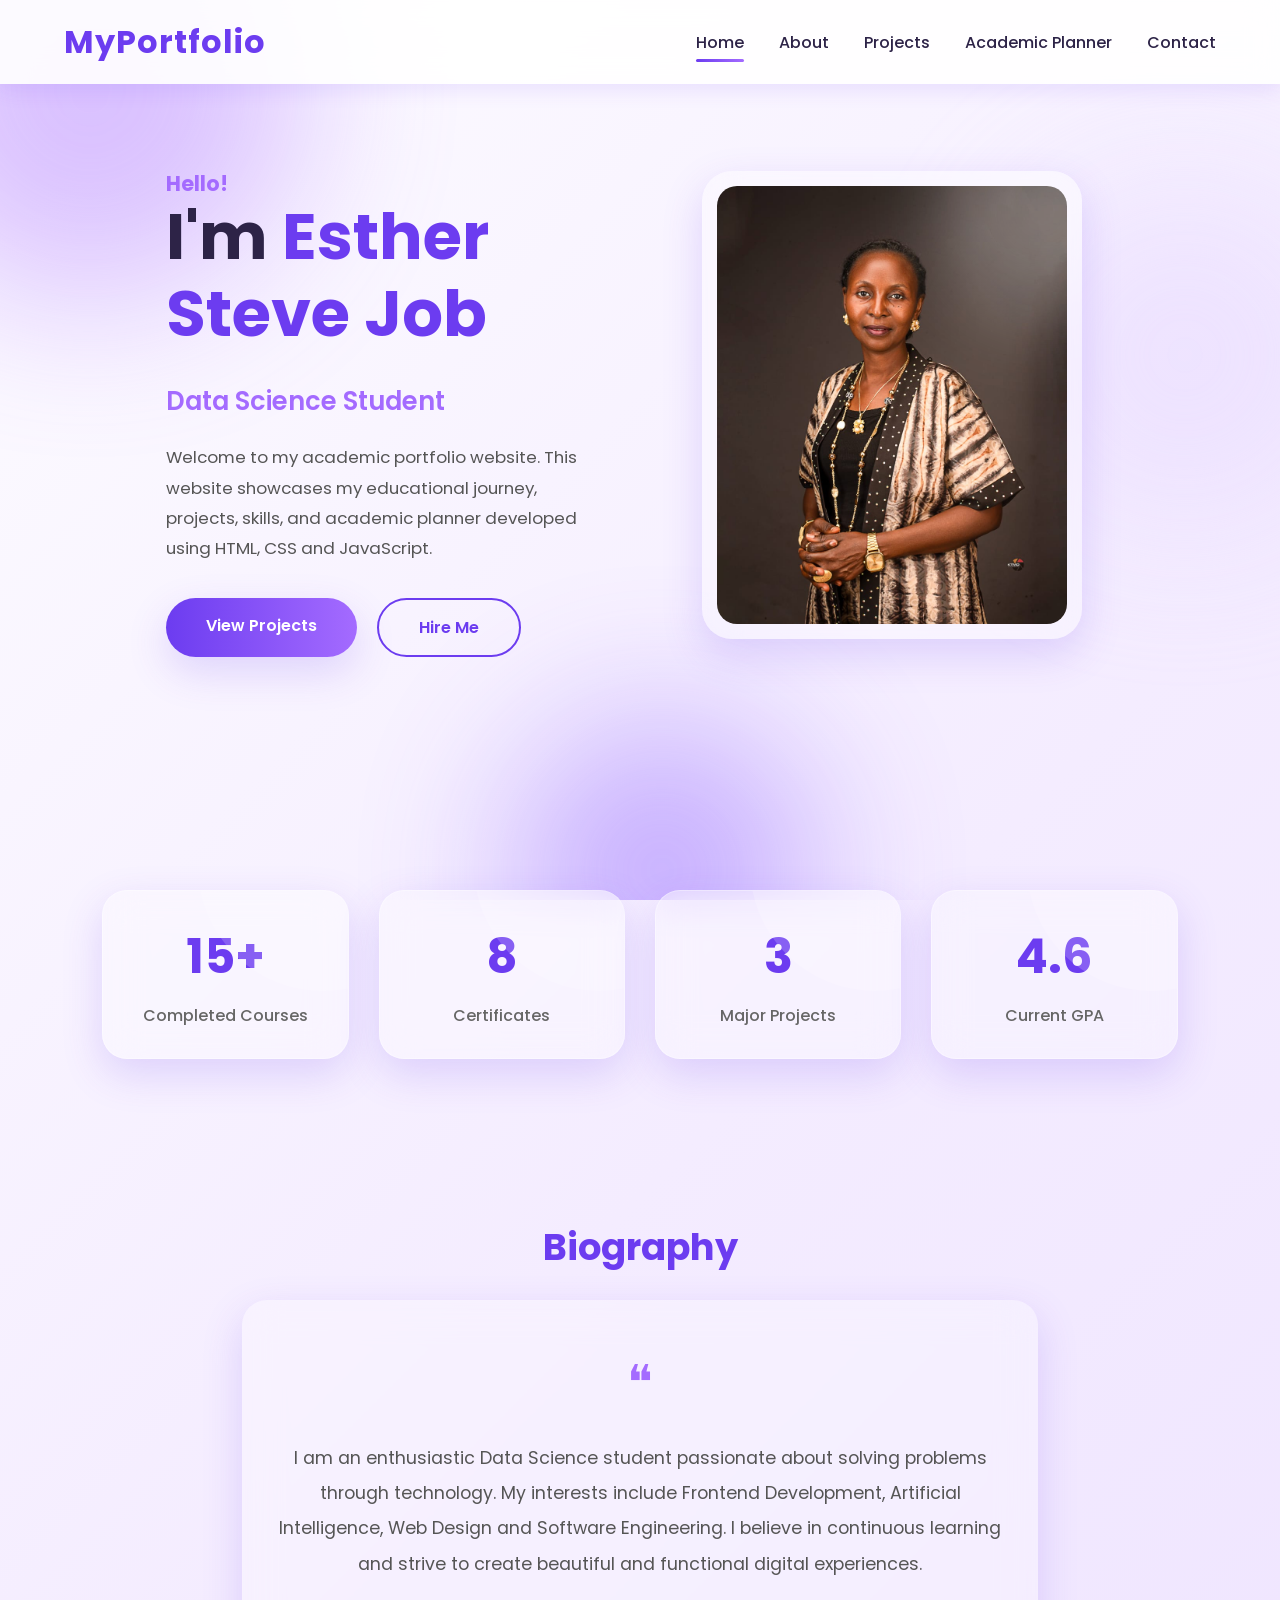
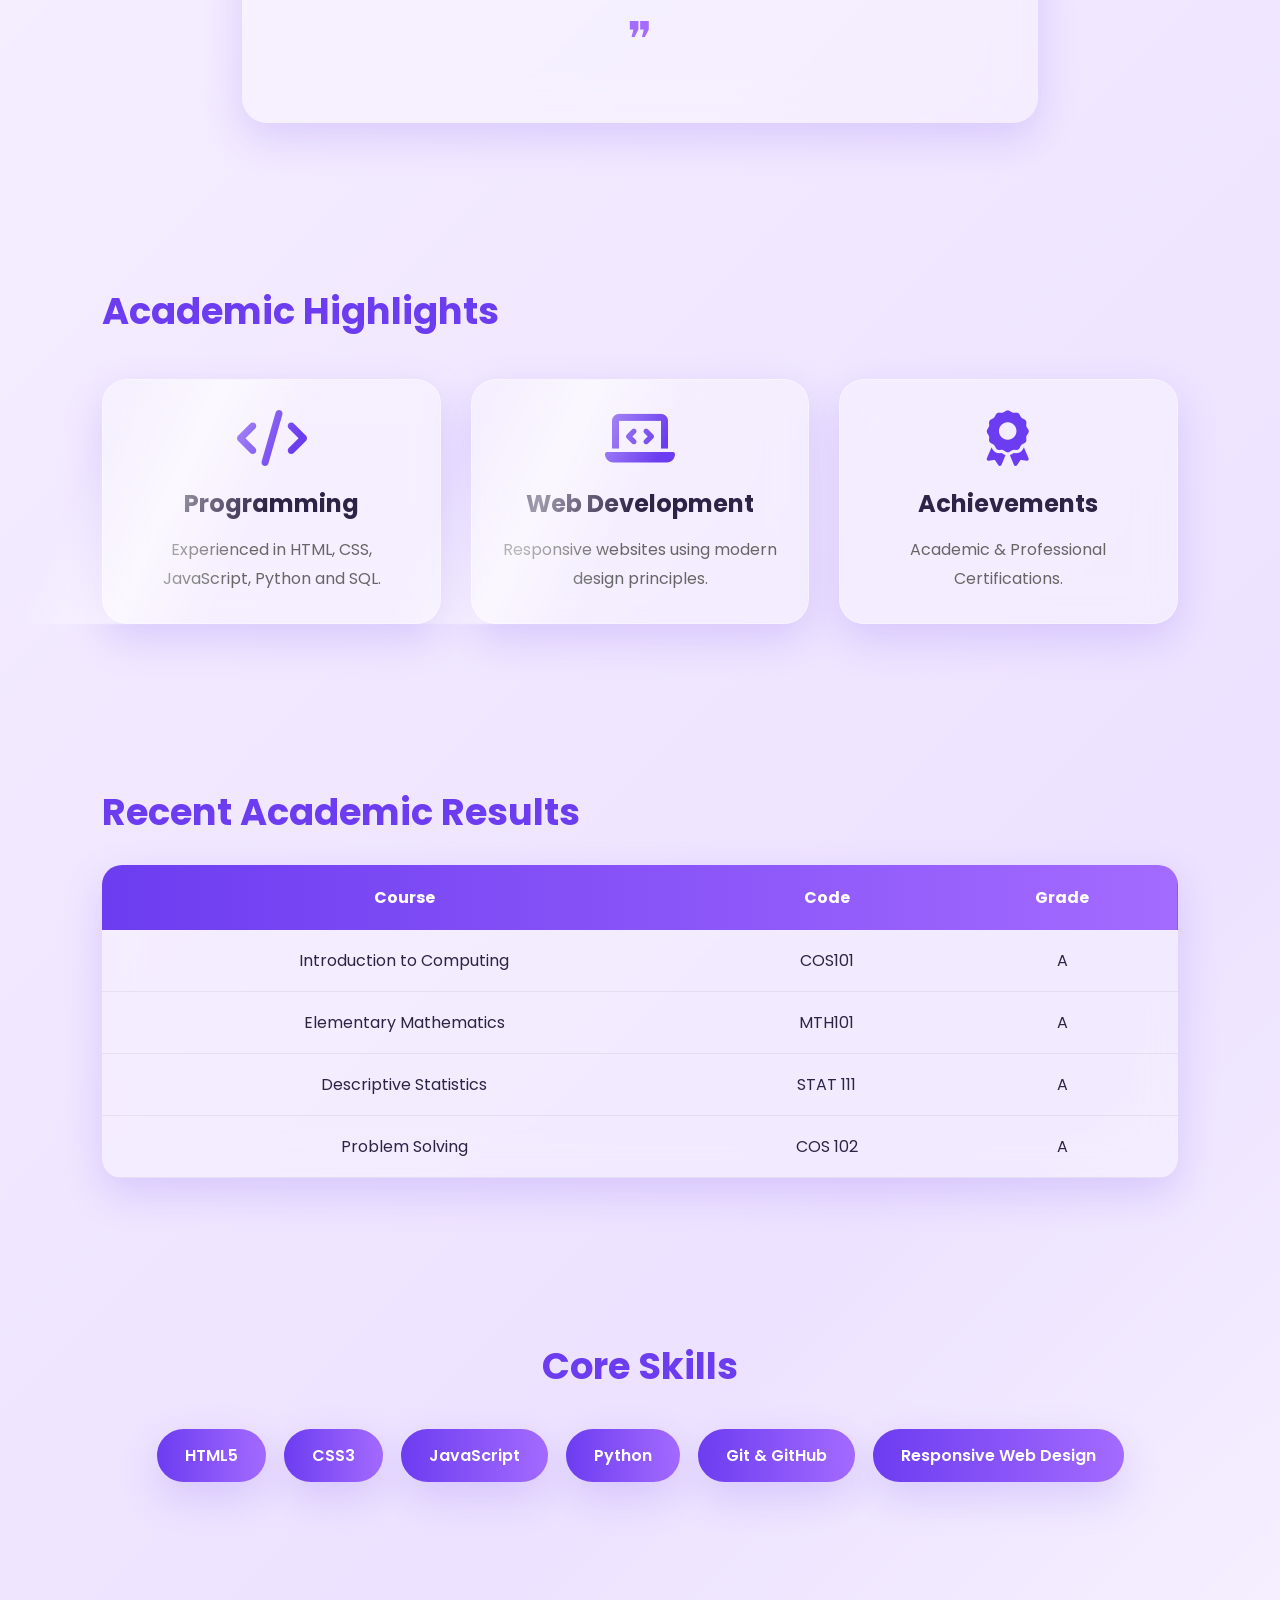
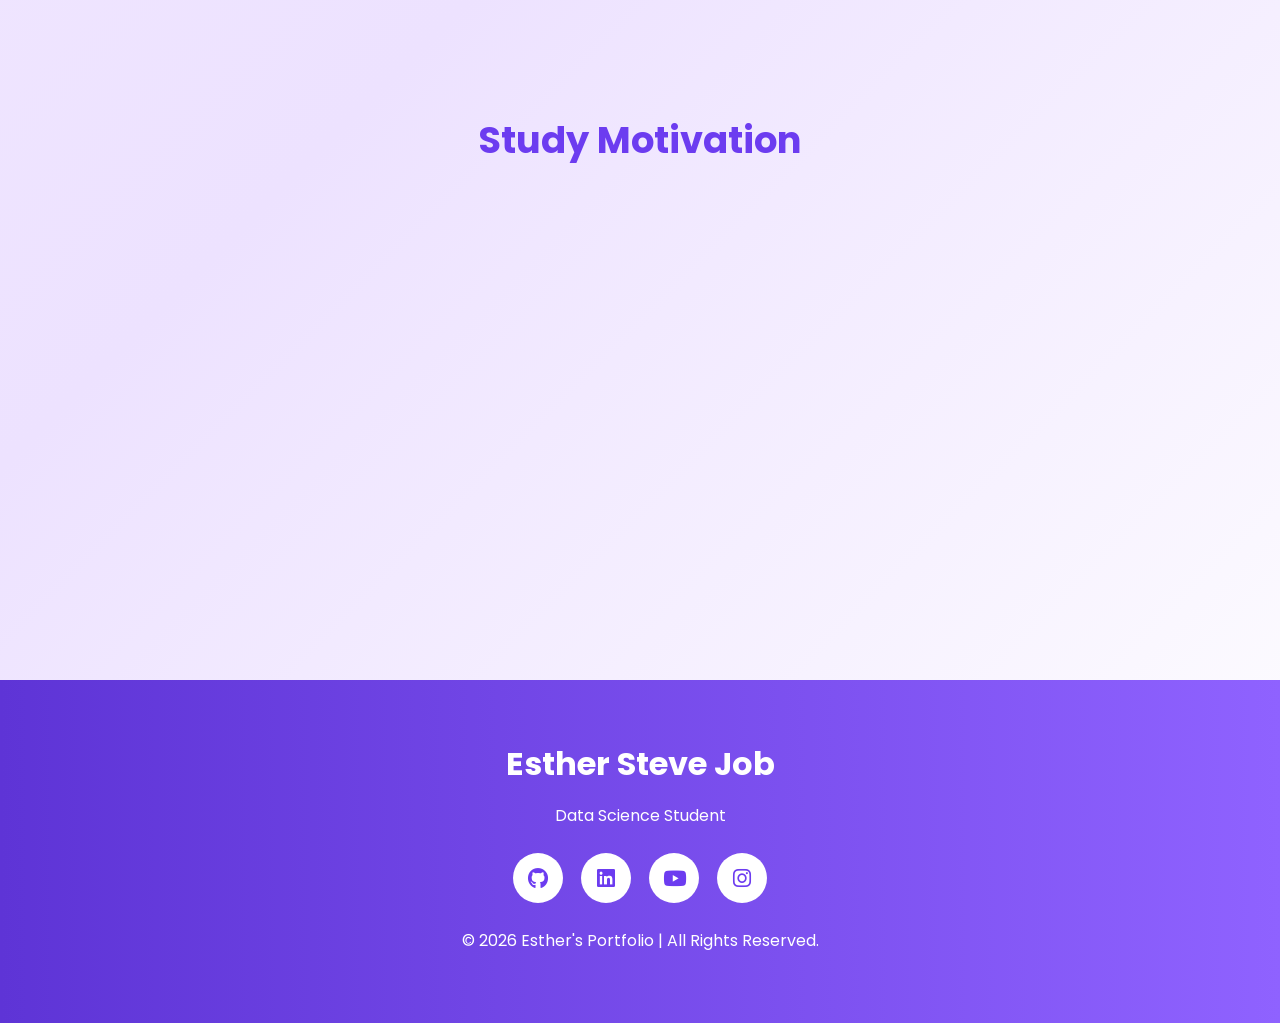
<file: index.html>
<!DOCTYPE html>
<html lang="en">
<head>
    <meta charset="UTF-8">
    <meta name="viewport" content="width=device-width, initial-scale=1.0">
    <title>Student Portfolio | Home</title>
    <link rel="icon" type="image/x-icon" href="/images/favicon.ico">

    <!-- Google Fonts -->
    <link rel="preconnect" href="https://fonts.googleapis.com">
    <link href="https://fonts.googleapis.com/css2?family=Poppins:wght@300;400;500;600;700;800&display=swap" rel="stylesheet">

    <!-- CSS -->
    <link rel="stylesheet" href="css/style.css">

    <!-- Icons -->
    <link rel="stylesheet"
    href="https://cdnjs.cloudflare.com/ajax/libs/font-awesome/6.5.1/css/all.min.css">
</head>
<body>

<div class="background-blobs">
    <span class="blob one"></span>
    <span class="blob two"></span>
    <span class="blob three"></span>
</div>

<header>

<nav class="navbar">

<div class="logo">

<h2>MyPortfolio</h2>

</div>

<ul class="nav-links">

<li><a class="active" href="index.html">Home</a></li>

<li><a href="about.html">About</a></li>

<li><a href="projects.html">Projects</a></li>

<li><a href="planner.html">Academic Planner</a></li>

<li><a href="contact.html">Contact</a></li>

</ul>

<div class="menu-btn">
<i class="fas fa-bars"></i>
</div>

</nav>

</header>

<main>

<section class="hero">

<div class="hero-left">

<h3>Hello!</h3>

<h1>
I'm <span class="purple">Esther Steve Job</span>
</h1>

<h2 class="typing"></h2>

<p>

Welcome to my academic portfolio website.

This website showcases my educational journey, projects,
skills, and academic planner developed using HTML, CSS
and JavaScript.

</p>

<div class="buttons">

<a href="projects.html" class="btn">View Projects</a>

<a href="contact.html" class="btn-outline">Hire Me</a>

</div>

</div>

<div class="hero-right">

<div class="profile-card">

<img src="images/profile.jpg" alt="Student">

<div class="glow"></div>

</div>

</div>

</section>

<section class="stats">

<div class="card">

<h1>15+</h1>

<p>Completed Courses</p>

</div>

<div class="card">

<h1>8</h1>

<p>Certificates</p>

</div>

<div class="card">

<h1>3</h1>

<p>Major Projects</p>

</div>

<div class="card">

<h1>4.6</h1>

<p>Current GPA</p>

</div>

</section>

<section class="bio">

<h2>Biography</h2>

<p>

I am an enthusiastic Data Science student passionate
about solving problems through technology. My interests
include Frontend Development, Artificial Intelligence,
Web Design and Software Engineering.

I believe in continuous learning and strive to create
beautiful and functional digital experiences.

</p>

</section>

<section class="highlights">

<h2>Academic Highlights</h2>

<div class="highlight-grid">

<div class="highlight-card">

<i class="fas fa-code"></i>

<h3>Programming</h3>

<p>

Experienced in HTML, CSS, JavaScript,
Python and SQL.

</p>

</div>

<div class="highlight-card">

<i class="fas fa-laptop-code"></i>

<h3>Web Development</h3>

<p>

Responsive websites using modern design
principles.

</p>

</div>

<div class="highlight-card">

<i class="fas fa-award"></i>

<h3>Achievements</h3>

<p>

Academic & Professional Certifications.

</p>

</div>

</div>

</section>

<section class="academic-table">

<h2>Recent Academic Results</h2>

<table>

<thead>

<tr>

<th>Course</th>

<th>Code</th>

<th>Grade</th>

</tr>

</thead>

<tbody>

<tr>

<td>Introduction to Computing</td>

<td>COS101</td>

<td>A</td>

</tr>

<tr>

<td>Elementary Mathematics</td>

<td>MTH101</td>

<td>A</td>

</tr>

<tr>

<td>Descriptive Statistics</td>

<td>STAT 111</td>

<td>A</td>

</tr>

<tr>

<td>Problem Solving</td>

<td>COS 102</td>

<td>A</td>

</tr>

</tbody>

</table>

</section>

<section class="skills">

<h2>Core Skills</h2>

<ul>

<li>HTML5</li>

<li>CSS3</li>

<li>JavaScript</li>

<li>Python</li>

<li>Git & GitHub</li>

<li>Responsive Web Design</li>

</ul>

</section>

<section class="video">

<h2>Study Motivation</h2>

<iframe width="560" height="315" src="https://www.youtube.com/embed/h657S8x5AsU?si=BcS3KEGx4EBjxz4A" title="YouTube video player" frameborder="0" allow="accelerometer; autoplay; clipboard-write; encrypted-media; gyroscope; picture-in-picture; web-share" referrerpolicy="strict-origin-when-cross-origin" allowfullscreen></iframe>

</section>

</main>

<footer>

<div class="footer-content">

<h2>Esther Steve Job</h2>

<p>

Data Science Student 

</p>

<div class="socials">

<a href="https://github.com/esteve1644"><i class="fab fa-github"></i></a>

<a href="/coming-soon.html"><i class="fab fa-linkedin"></i></a>

<a href="/coming-soon.html"><i class="fab fa-youtube"></i></a>

<a href="/coming-soon.html"><i class="fab fa-instagram"></i></a>

</div>

<p>

© 2026 Esther's Portfolio | All Rights Reserved.

</p>

</div>

</footer>

<script>

const text =
[
"Data Science Student",
"Frontend Developer",
"UI/UX Designer",
"Future Data Scientist"
];

let count = 0;
let index = 0;
let currentText = "";
let letter = "";

(function type(){

if(count===text.length){
count=0;
}

currentText=text[count];

letter=currentText.slice(0,++index);

document.querySelector(".typing").textContent=letter;

if(letter.length===currentText.length){

count++;

index=0;

setTimeout(type,1500);

}

else{

setTimeout(type,100);

}

})();

const menu=document.querySelector(".menu-btn");

const nav=document.querySelector(".nav-links");

menu.onclick=()=>{

nav.classList.toggle("show");

}

const header = document.querySelector("header");

window.addEventListener("scroll", () => {

    if(window.scrollY > 40){

        header.classList.add("scrolled");

    }else{

        header.classList.remove("scrolled");

    }

});

</script>

</body>
</html>
</file>
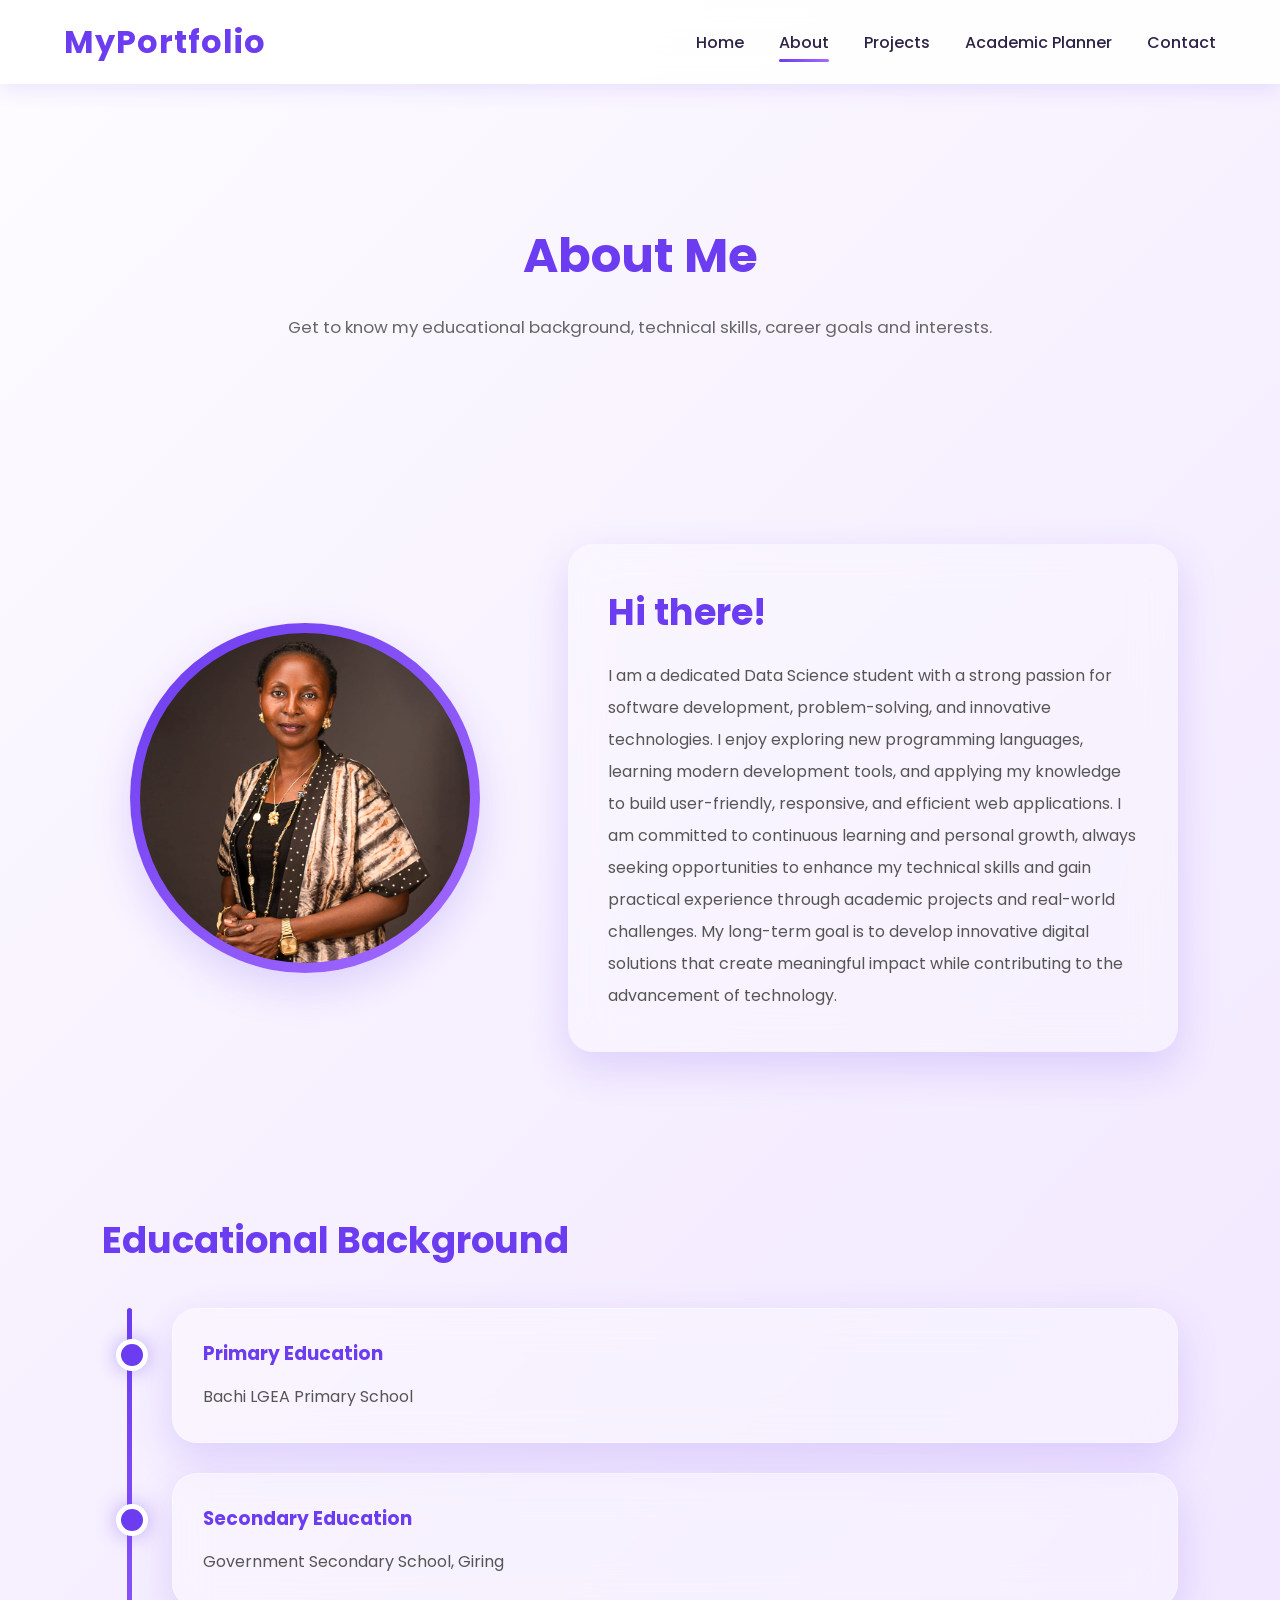
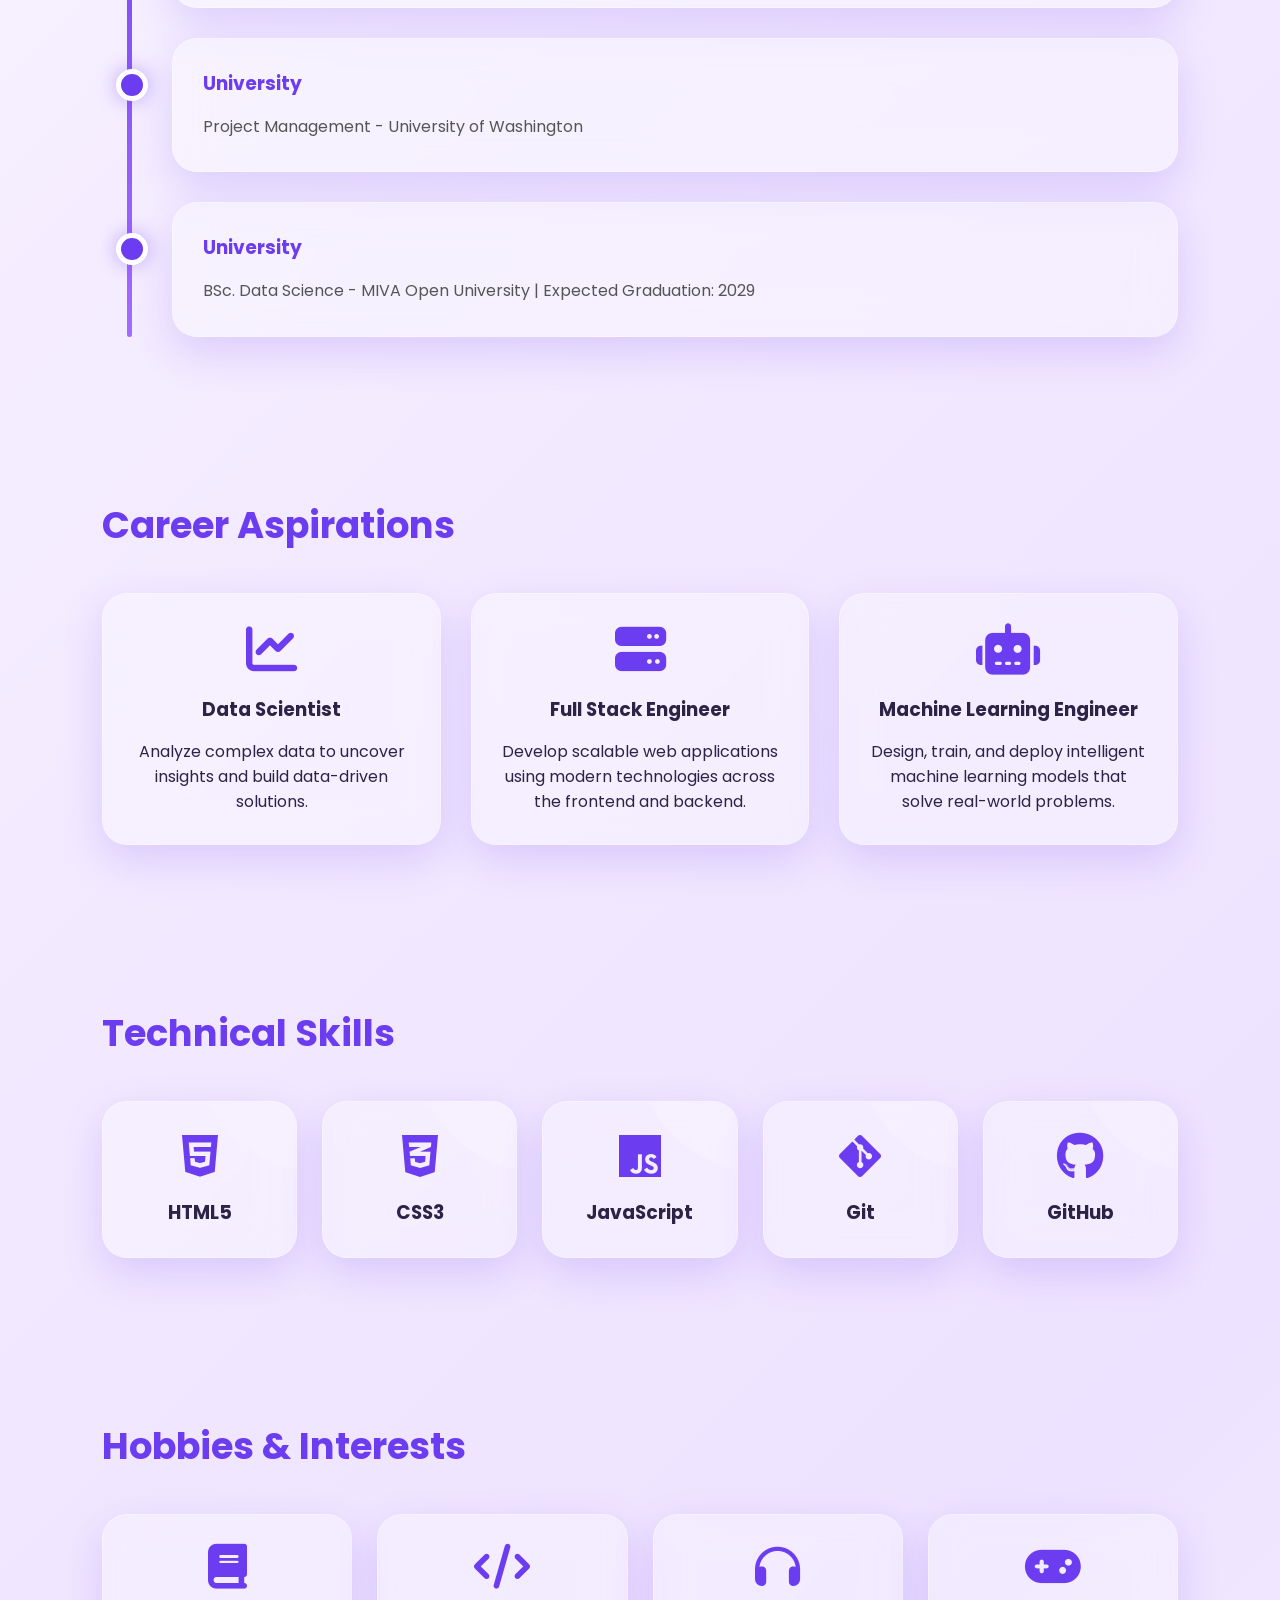
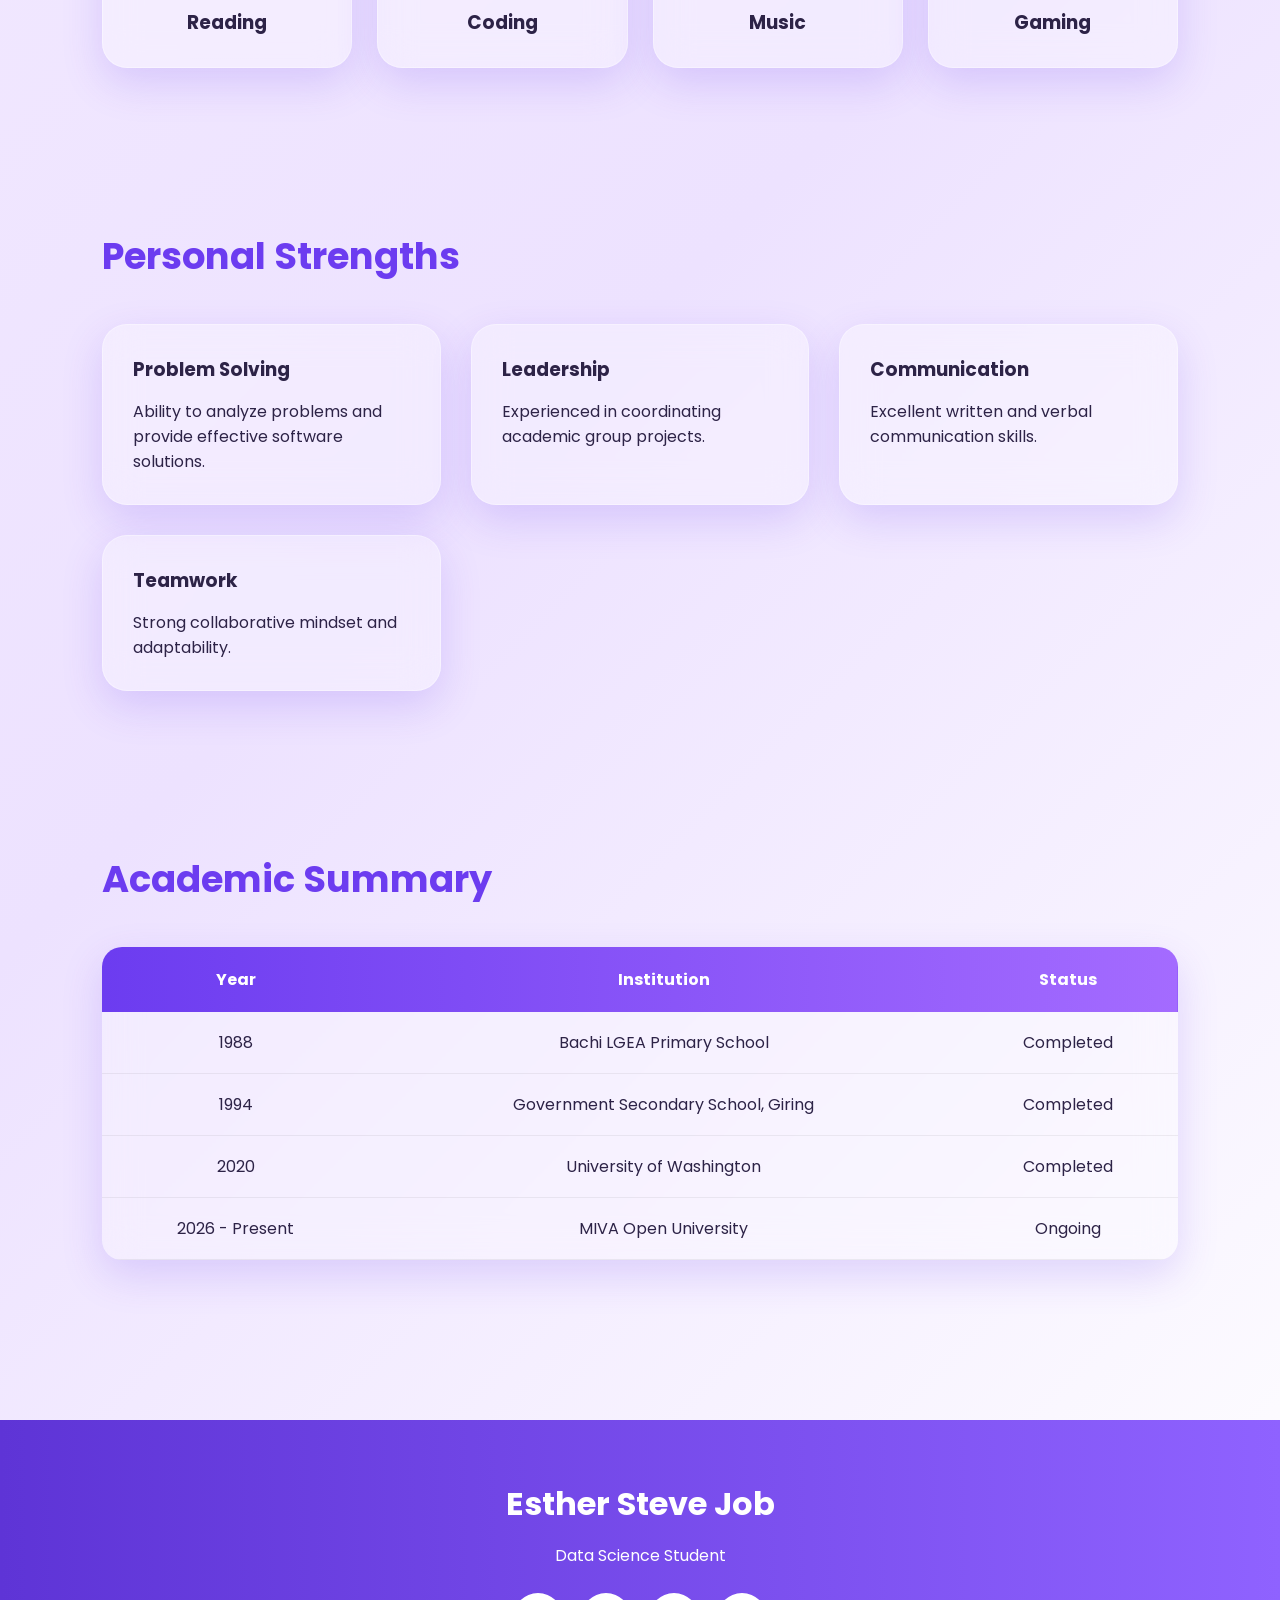
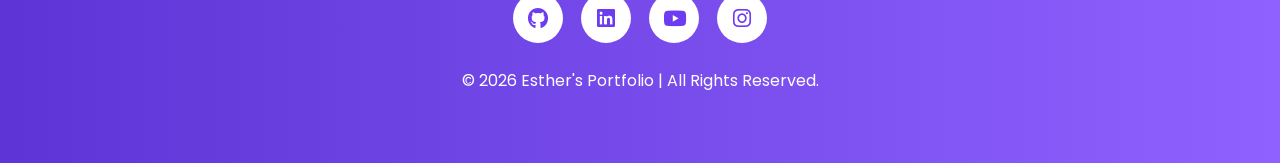
<file: about.html>
<!DOCTYPE html>
<html lang="en">
<head>
    <meta charset="UTF-8">
    <meta name="viewport" content="width=device-width, initial-scale=1.0">
    <title>About Me | Student Portfolio</title>

    <link rel="icon" type="image/x-icon" href="/images/favicon.ico">

    <link rel="stylesheet" href="css/style.css">

    <!-- Google Fonts -->
    <link rel="preconnect" href="https://fonts.googleapis.com">
    <link href="https://fonts.googleapis.com/css2?family=Poppins:wght@300;400;500;600;700&display=swap" rel="stylesheet">

    <!-- Font Awesome -->
    <link rel="stylesheet"
    href="https://cdnjs.cloudflare.com/ajax/libs/font-awesome/6.5.1/css/all.min.css">
</head>

<body>

<header>

<nav class="navbar">

<div class="logo">
<h2>MyPortfolio</h2>
</div>

<ul class="nav-links">

<li><a href="index.html">Home</a></li>

<li><a class="active" href="about.html">About</a></li>

<li><a href="projects.html">Projects</a></li>

<li><a href="planner.html">Academic Planner</a></li>

<li><a href="contact.html">Contact</a></li>

</ul>

<div class="menu-btn">
<i class="fas fa-bars"></i>
</div>

</nav>

</header>

<main>

<section class="page-title">

<h1>About Me</h1>

<p>Get to know my educational background, technical skills, career goals and interests.</p>

</section>

<section class="about-container">

<div class="about-image">

<img src="images/profile.jpg" alt="Student Photo">

</div>

<div class="about-content">

<h2>Hi there!</h2>

<p>

I am a dedicated Data Science student with a strong passion for software development, problem-solving, and innovative technologies. I enjoy exploring new programming languages, learning modern development tools, and applying my knowledge to build user-friendly, responsive, and efficient web applications. I am committed to continuous learning and personal growth, always seeking opportunities to enhance my technical skills and gain practical experience through academic projects and real-world challenges. My long-term goal is to develop innovative digital solutions that create meaningful impact while contributing to the advancement of technology.


</p>

</div>

</section>

<section class="education">

<h2>Educational Background</h2>

<div class="timeline">

<div class="timeline-card">

<h3>Primary Education</h3>

<p>

Bachi LGEA Primary School

</p>

</div>

<div class="timeline-card">

<h3>Secondary Education</h3>

<p>

Government Secondary School, Giring

</p>

</div>

<div class="timeline-card">

<h3>University</h3>

<p>

Project Management - University of Washington

</p>

</div>

<div class="timeline-card">

<h3>University</h3>

<p>

BSc. Data Science - MIVA Open University | Expected Graduation: 2029

</p>

</div>

</div>

</section>

<section class="career">

<h2>Career Aspirations</h2>

<div class="career-grid">

  <div class="career-card">
    <i class="fas fa-chart-line"></i>
    <h3>Data Scientist</h3>
    <p>
      Analyze complex data to uncover insights and build data-driven solutions.
    </p>
  </div>

  <div class="career-card">
    <i class="fas fa-server"></i>
    <h3>Full Stack Engineer</h3>
    <p>
      Develop scalable web applications using modern technologies across the frontend and backend.
    </p>
  </div>

  <div class="career-card">
    <i class="fas fa-robot"></i>
    <h3>Machine Learning Engineer</h3>
    <p>
      Design, train, and deploy intelligent machine learning models that solve real-world problems.
    </p>
  </div>

</div>
</div>

</section>

<section class="technical-skills">

<h2>Technical Skills</h2>

<div class="skill-boxes">

<div class="skill-card">

<i class="fab fa-html5"></i>

<h3>HTML5</h3>

</div>

<div class="skill-card">

<i class="fab fa-css3-alt"></i>

<h3>CSS3</h3>

</div>

<div class="skill-card">

<i class="fab fa-js"></i>

<h3>JavaScript</h3>

</div>

<div class="skill-card">

<i class="fab fa-git-alt"></i>

<h3>Git</h3>

</div>

<div class="skill-card">

<i class="fab fa-github"></i>

<h3>GitHub</h3>

</div>

</div>

</section>

<section class="hobbies">

<h2>Hobbies & Interests</h2>

<div class="hobby-grid">

<div class="hobby-card">

<i class="fas fa-book"></i>

<h3>Reading</h3>

</div>

<div class="hobby-card">

<i class="fas fa-code"></i>

<h3>Coding</h3>

</div>

<div class="hobby-card">

<i class="fas fa-headphones"></i>

<h3>Music</h3>

</div>

<div class="hobby-card">

<i class="fas fa-gamepad"></i>

<h3>Gaming</h3>

</div>

</div>

</section>

<section class="experience">

<h2>Personal Strengths</h2>

<div class="experience-grid">

<div class="experience-card">

<h3>Problem Solving</h3>

<p>

Ability to analyze problems and provide effective software solutions.

</p>

</div>

<div class="experience-card">

<h3>Leadership</h3>

<p>

Experienced in coordinating academic group projects.

</p>

</div>

<div class="experience-card">

<h3>Communication</h3>

<p>

Excellent written and verbal communication skills.

</p>

</div>

<div class="experience-card">

<h3>Teamwork</h3>

<p>

Strong collaborative mindset and adaptability.

</p>

</div>

</div>

</section>

<section class="academic-record">

<h2>Academic Summary</h2>

<table>

<thead>

<tr>

<th>Year</th>

<th>Institution</th>

<th>Status</th>

</tr>

</thead>

<tbody>

<tr>

<td>1988</td>

<td>Bachi LGEA Primary School</td>

<td>Completed</td>

</tr>

<tr>

<td>1994</td>

<td>Government Secondary School, Giring</td>

<td>Completed</td>

</tr>

<tr>

<td>2020</td>

<td>University of Washington</td>

<td>Completed</td>

</tr>

<tr>

<td>2026 - Present</td>

<td>MIVA Open University</td>

<td>Ongoing</td>

</tr>

</tbody>

</table>

</section>

</main>

<footer>

<div class="footer-content">

<h2>Esther Steve Job</h2>

<p>Data Science Student</p>

<div class="socials">

<a href="https://github.com/esteve1644"><i class="fab fa-github"></i></a>

<a href="/coming-soon.html"><i class="fab fa-linkedin"></i></a>

<a href="/coming-soon.html"><i class="fab fa-youtube"></i></a>

<a href="/coming-soon.html"><i class="fab fa-instagram"></i></a>


</div>

<p>

© 2026 Esther's Portfolio | All Rights Reserved.

</p>

</div>

</footer>

<script>

const menu=document.querySelector(".menu-btn");

const nav=document.querySelector(".nav-links");

menu.onclick=()=>{

nav.classList.toggle("show");

}

</script>

</body>
</html>
</file>
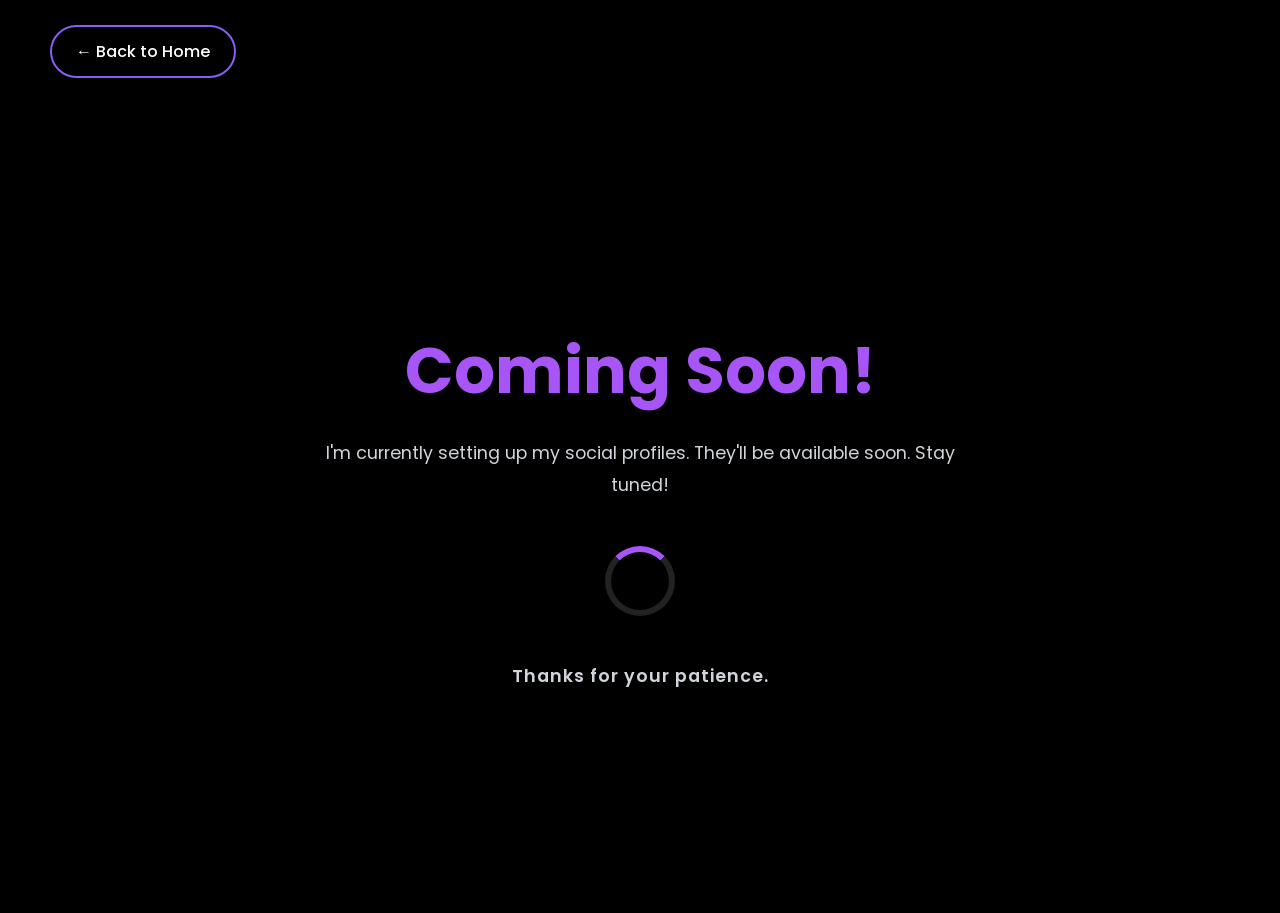
<file: coming-soon.html>
<!DOCTYPE html>
<html lang="en">
<head>
    <meta charset="UTF-8" />
    <meta name="viewport" content="width=device-width, initial-scale=1.0" />
    <title>Coming Soon</title>

    <link rel="icon" type="image/x-icon" href="/images/favicon.ico">

    <link rel="stylesheet" href="/css/coming-soon.css">
</head>
<body>

    <header>
        <a href="index.html" class="home-btn">← Back to Home</a>
    </header>

    <main class="container">
        <div class="content">
            <h1>Coming Soon!</h1>
            <p>
                I'm currently setting up my social profiles.
                They'll be available soon. Stay tuned!
            </p>

            <div class="loader"></div>

            <p class="message">
                Thanks for your patience.
            </p>
        </div>
    </main>

    <script src="/js/coming-soon.js"></script>

</body>
</html>
</file>
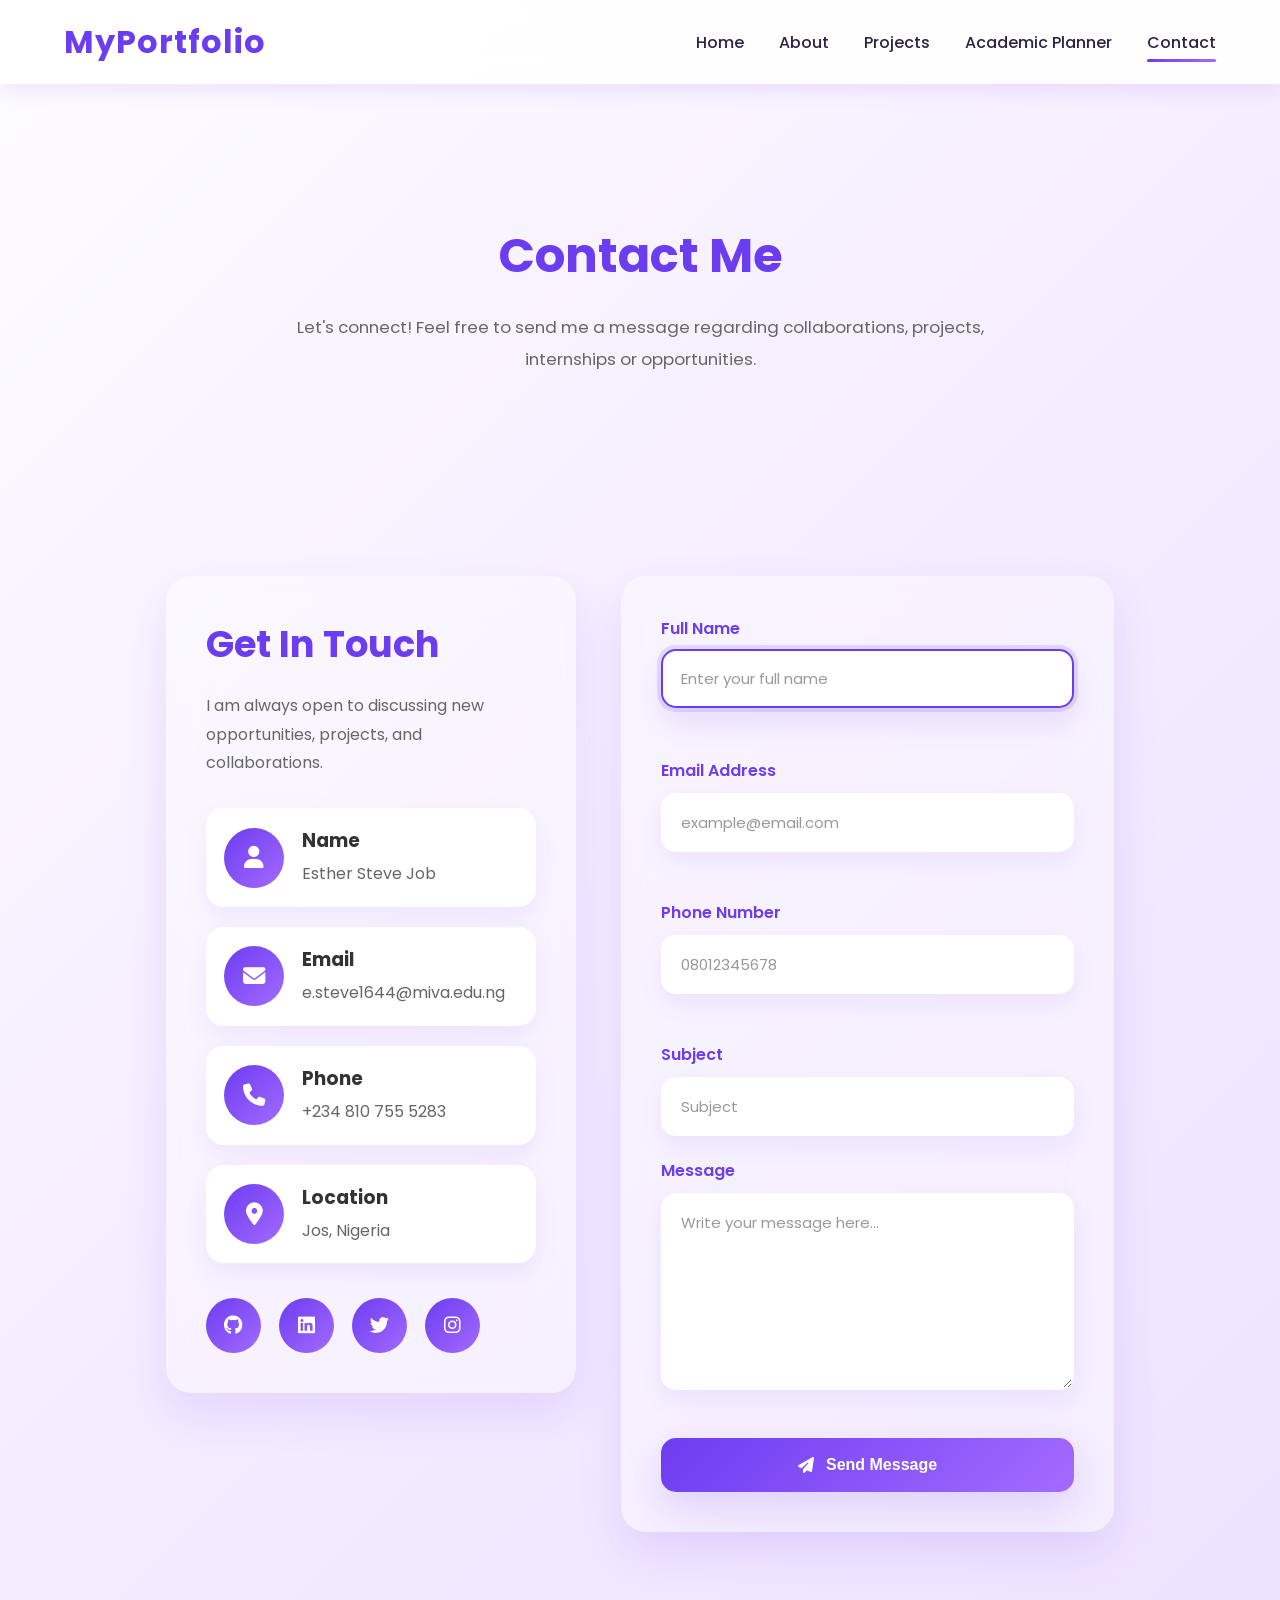
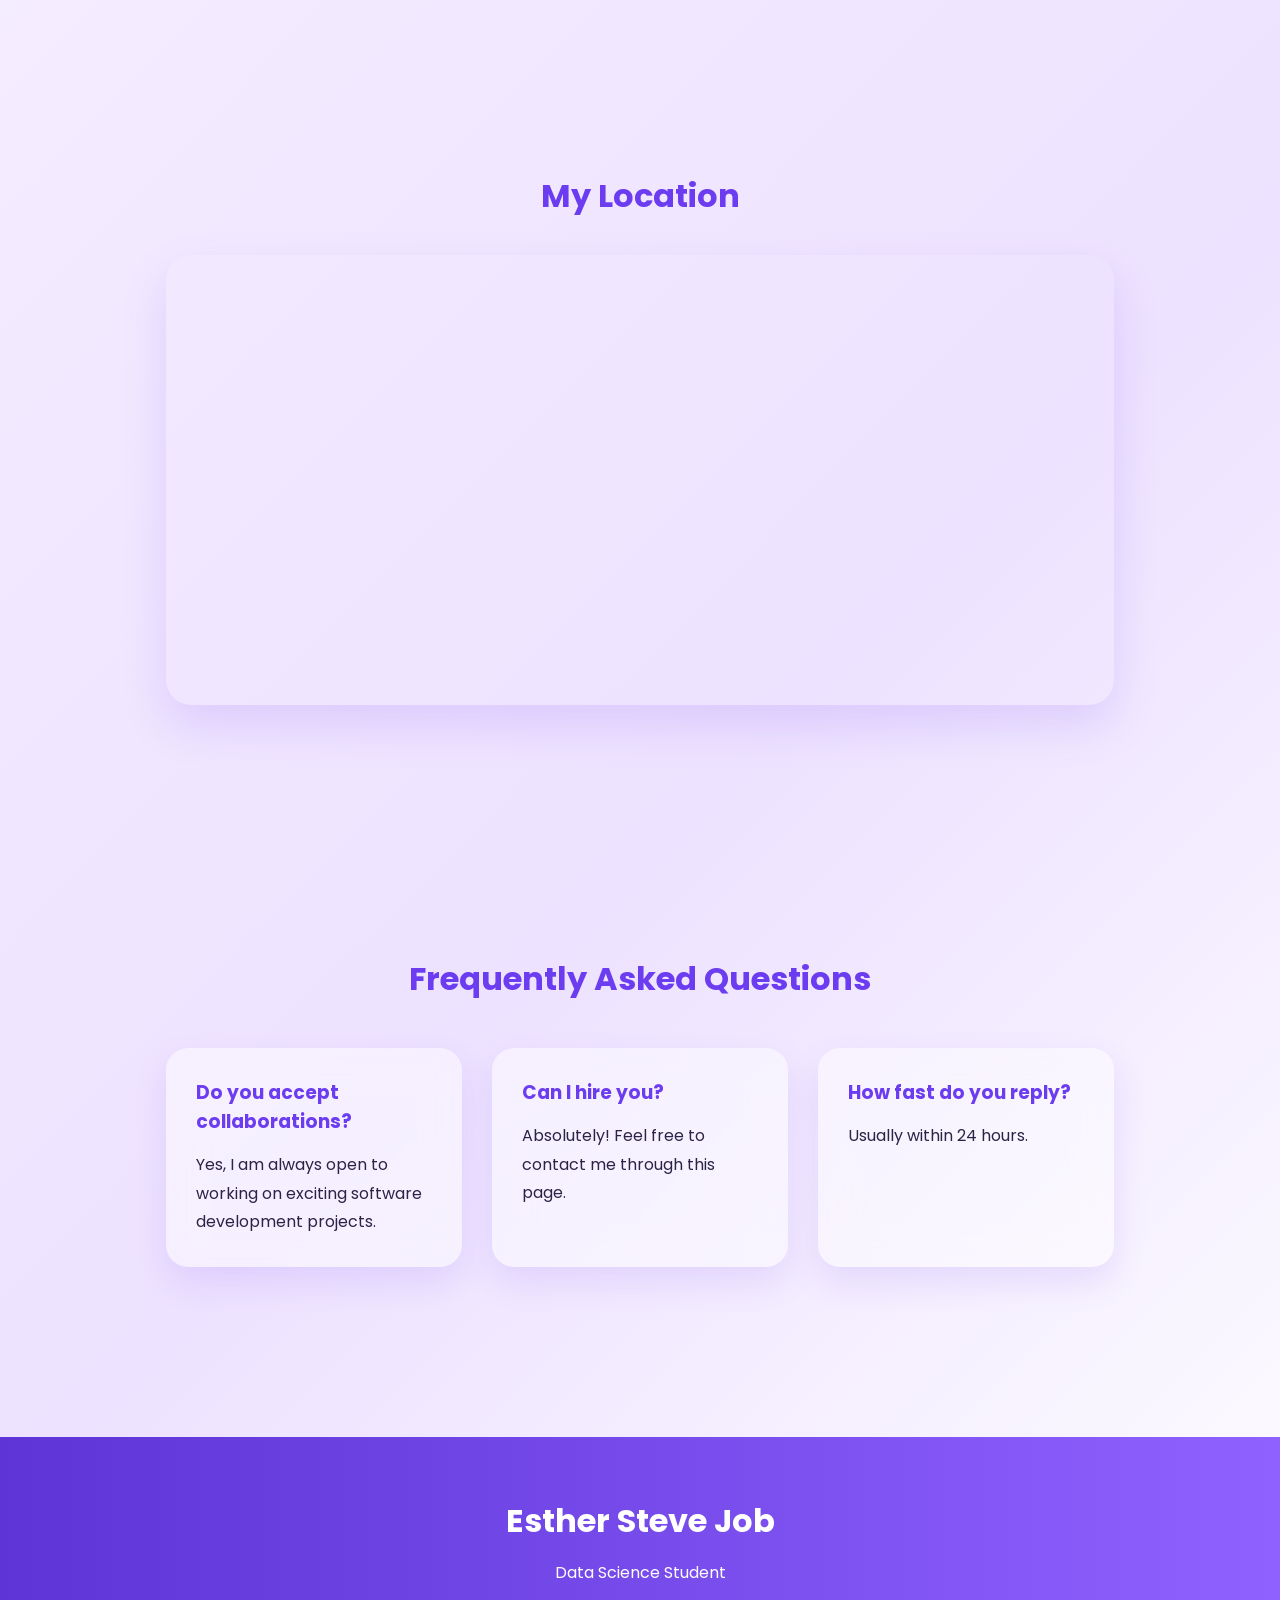
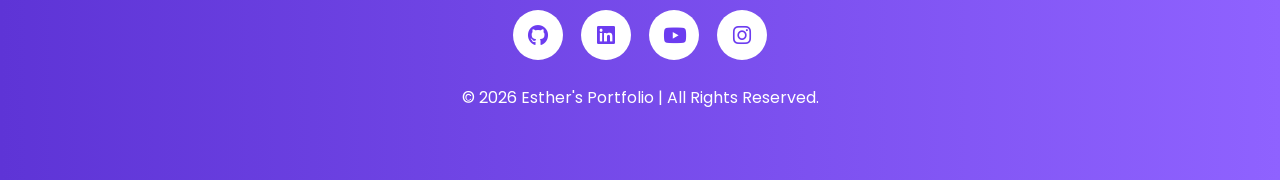
<file: contact.html>
<!DOCTYPE html>
<html lang="en">
<head>
    <meta charset="UTF-8">
    <meta name="viewport" content="width=device-width, initial-scale=1.0">
    <title>Contact Me | Student Portfolio</title>
    <link rel="icon" type="image/x-icon" href="/images/favicon.ico">

    <link rel="stylesheet" href="css/style.css">

    <!-- Google Font -->
    <link rel="preconnect" href="https://fonts.googleapis.com">
    <link href="https://fonts.googleapis.com/css2?family=Poppins:wght@300;400;500;600;700;800&display=swap" rel="stylesheet">

    <!-- Font Awesome -->
    <link rel="stylesheet"
    href="https://cdnjs.cloudflare.com/ajax/libs/font-awesome/6.5.1/css/all.min.css">

</head>

<body>

<header>

<nav class="navbar">

<div class="logo">
<h2>MyPortfolio</h2>
</div>

<ul class="nav-links">

<li><a href="index.html">Home</a></li>

<li><a href="about.html">About</a></li>

<li><a href="projects.html">Projects</a></li>

<li><a href="planner.html">Academic Planner</a></li>

<li><a class="active" href="contact.html">Contact</a></li>

</ul>

<div class="menu-btn">
<i class="fas fa-bars"></i>
</div>

</nav>

</header>

<main>

<section class="page-title">

<h1>Contact Me</h1>

<p>

Let's connect! Feel free to send me a message regarding collaborations,
projects, internships or opportunities.

</p>

</section>

<section class="contact-container">

<div class="contact-info">

<h2>Get In Touch</h2>

<p>

I am always open to discussing new opportunities,
projects, and collaborations.

</p>

<div class="info-card">

<i class="fas fa-user"></i>

<div>

<h3>Name</h3>

<p>Esther Steve Job</p>

</div>

</div>

<div class="info-card">

<i class="fas fa-envelope"></i>

<div>

<h3>Email</h3>

<p>e.steve1644@miva.edu.ng</p>

</div>

</div>

<div class="info-card">

<i class="fas fa-phone"></i>

<div>

<h3>Phone</h3>

<p>+234 810 755 5283</p>

</div>

</div>

<div class="info-card">

<i class="fas fa-location-dot"></i>

<div>

<h3>Location</h3>

<p>Jos, Nigeria</p>

</div>

</div>

<div class="social-icons">

<a href="https://github.com/esteve1644"><i class="fab fa-github"></i></a>

<a href="/coming-soon.html"><i class="fab fa-linkedin"></i></a>

<a href="/coming-soon.html"><i class="fab fa-twitter"></i></a>

<a href="/coming-soon.html"><i class="fab fa-instagram"></i></a>

</div>

</div>

<div class="contact-form">

<form id="contactForm">

<div class="input-group">

<label for="name">

Full Name

</label>

<input
type="text"
id="name"
placeholder="Enter your full name">

<small class="error" id="nameError"></small>

</div>

<div class="input-group">

<label for="email">

Email Address

</label>

<input
type="email"
id="email"
placeholder="example@email.com">

<small class="error" id="emailError"></small>

</div>

<div class="input-group">

<label for="phone">

Phone Number

</label>

<input
type="text"
id="phone"
placeholder="08012345678">

<small class="error" id="phoneError"></small>

</div>

<div class="input-group">

<label for="subject">

Subject</label>

<input
type="text"
id="subject"
placeholder="Subject">

</div>

<div class="input-group">

<label for="message">

Message

</label>

<textarea
id="message"
rows="7"
placeholder="Write your message here..."></textarea>

<small class="error" id="messageError"></small>

</div>

<button type="submit" class="btn">

<i class="fas fa-paper-plane"></i>

Send Message

</button>

</form>

</div>

</section>

<section class="contact-map">

<h2>My Location</h2>

<div class="map-container">

<iframe src="https://www.google.com/maps/embed?pb=!1m18!1m12!1m3!1d125769.85898939687!2d8.795034972639035!3d9.908277613750162!2m3!1f0!2f0!3f0!3m2!1i1024!2i768!4f13.1!3m3!1m2!1s0x1053724e68ec1c83%3A0x21ebe700fbd5381d!2sJos%2C%20Plateau!5e0!3m2!1sen!2sng!4v1782942437973!5m2!1sen!2sng" width="600" height="450" style="border:0;" allowfullscreen="" loading="lazy" referrerpolicy="strict-origin-when-cross-origin"></iframe>

</div>

</section>

<section class="faq-section">

<h2>Frequently Asked Questions</h2>

<div class="faq-grid">

<div class="faq-card">

<h3>Do you accept collaborations?</h3>

<p>

Yes, I am always open to working on exciting software
development projects.

</p>

</div>

<div class="faq-card">

<h3>Can I hire you?</h3>

<p>

Absolutely! Feel free to contact me through this page.

</p>

</div>

<div class="faq-card">

<h3>How fast do you reply?</h3>

<p>

Usually within 24 hours.

</p>

</div>

</div>

</section>

</main>

<footer>

<div class="footer-content">

<h2>Esther Steve Job</h2>

<p>

Data Science Student
</p>

<div class="socials">

<a href="https://github.com/esteve1644"><i class="fab fa-github"></i></a>

<a href="/coming-soon.html"><i class="fab fa-linkedin"></i></a>

<a href="/coming-soon.html"><i class="fab fa-youtube"></i></a>

<a href="/coming-soon.html"><i class="fab fa-instagram"></i></a>

</div>

<p>

© 2026 Esther's Portfolio | All Rights Reserved.

</p>

</div>

</footer>

<script>

const menu=document.querySelector(".menu-btn");
const nav=document.querySelector(".nav-links");

menu.onclick=()=>{

nav.classList.toggle("show");

}

</script>

<script src="js/contact.js"></script>

</body>
</html>
</file>
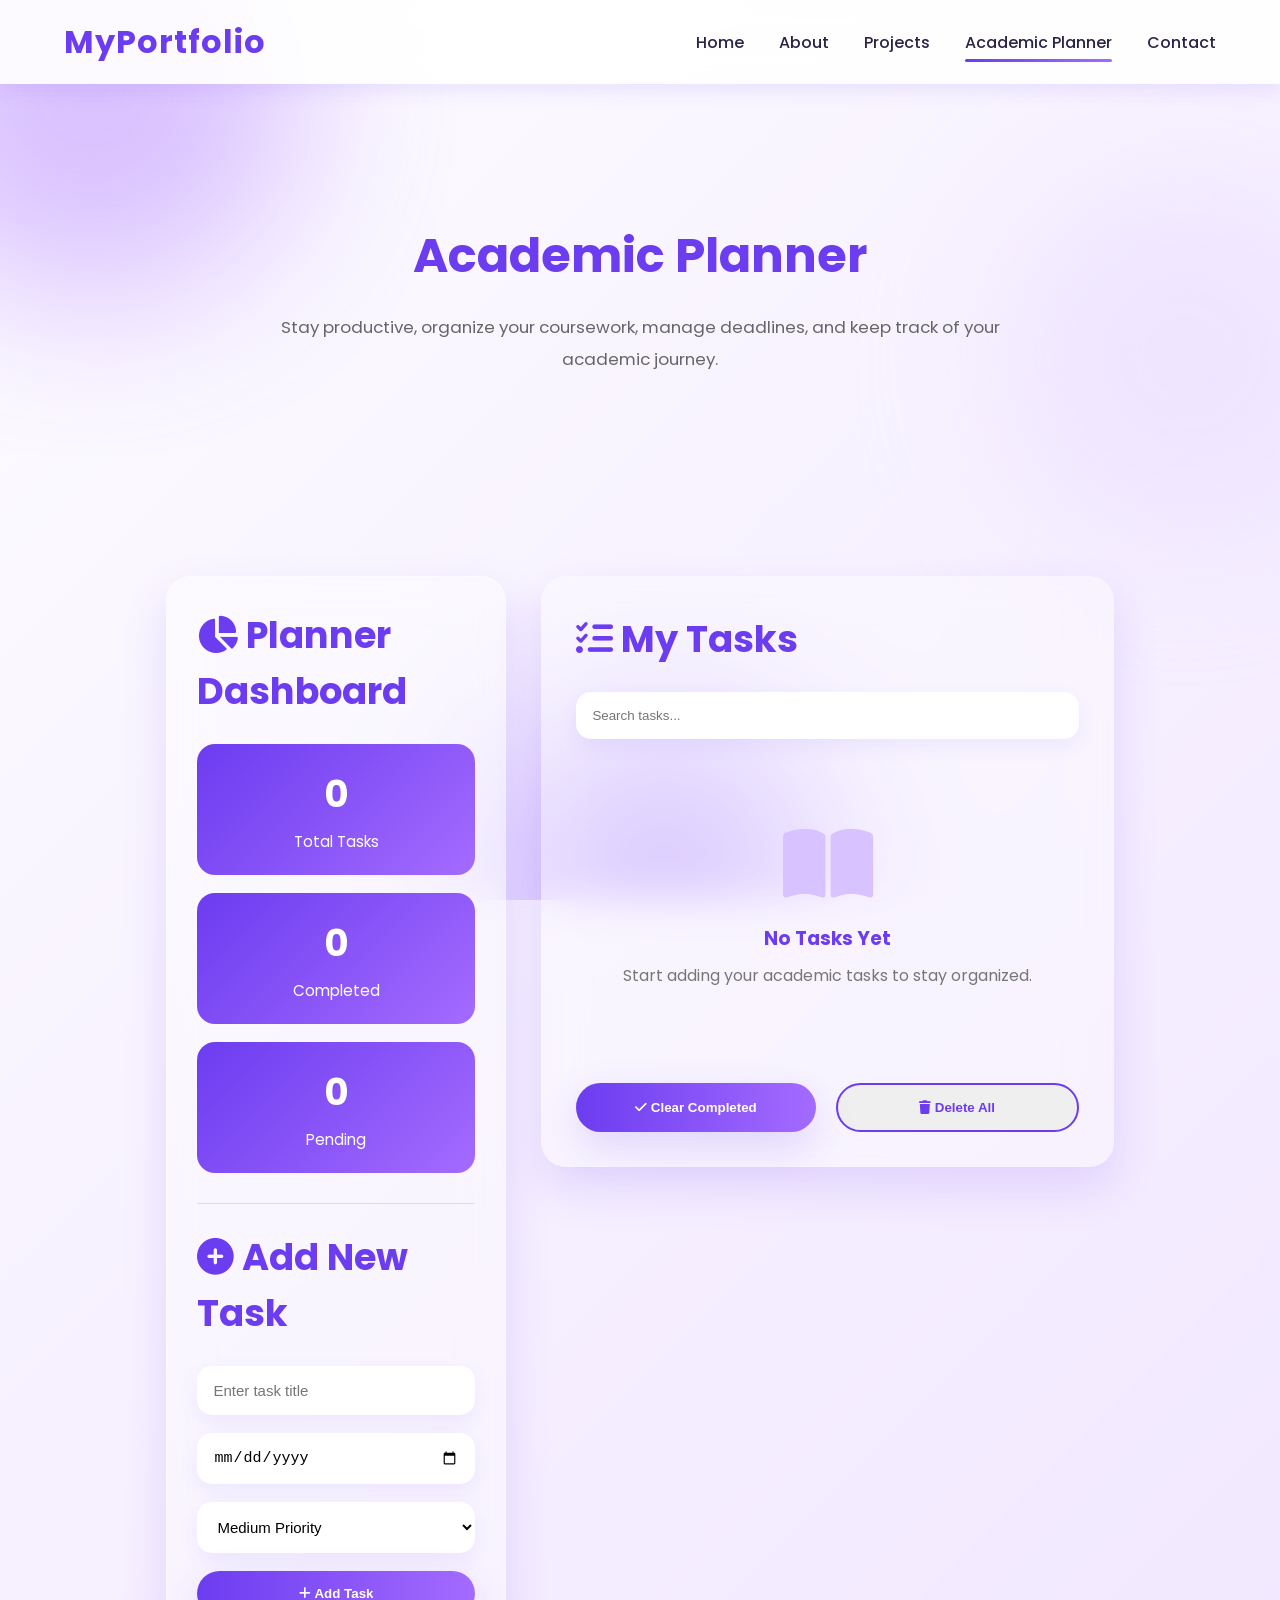
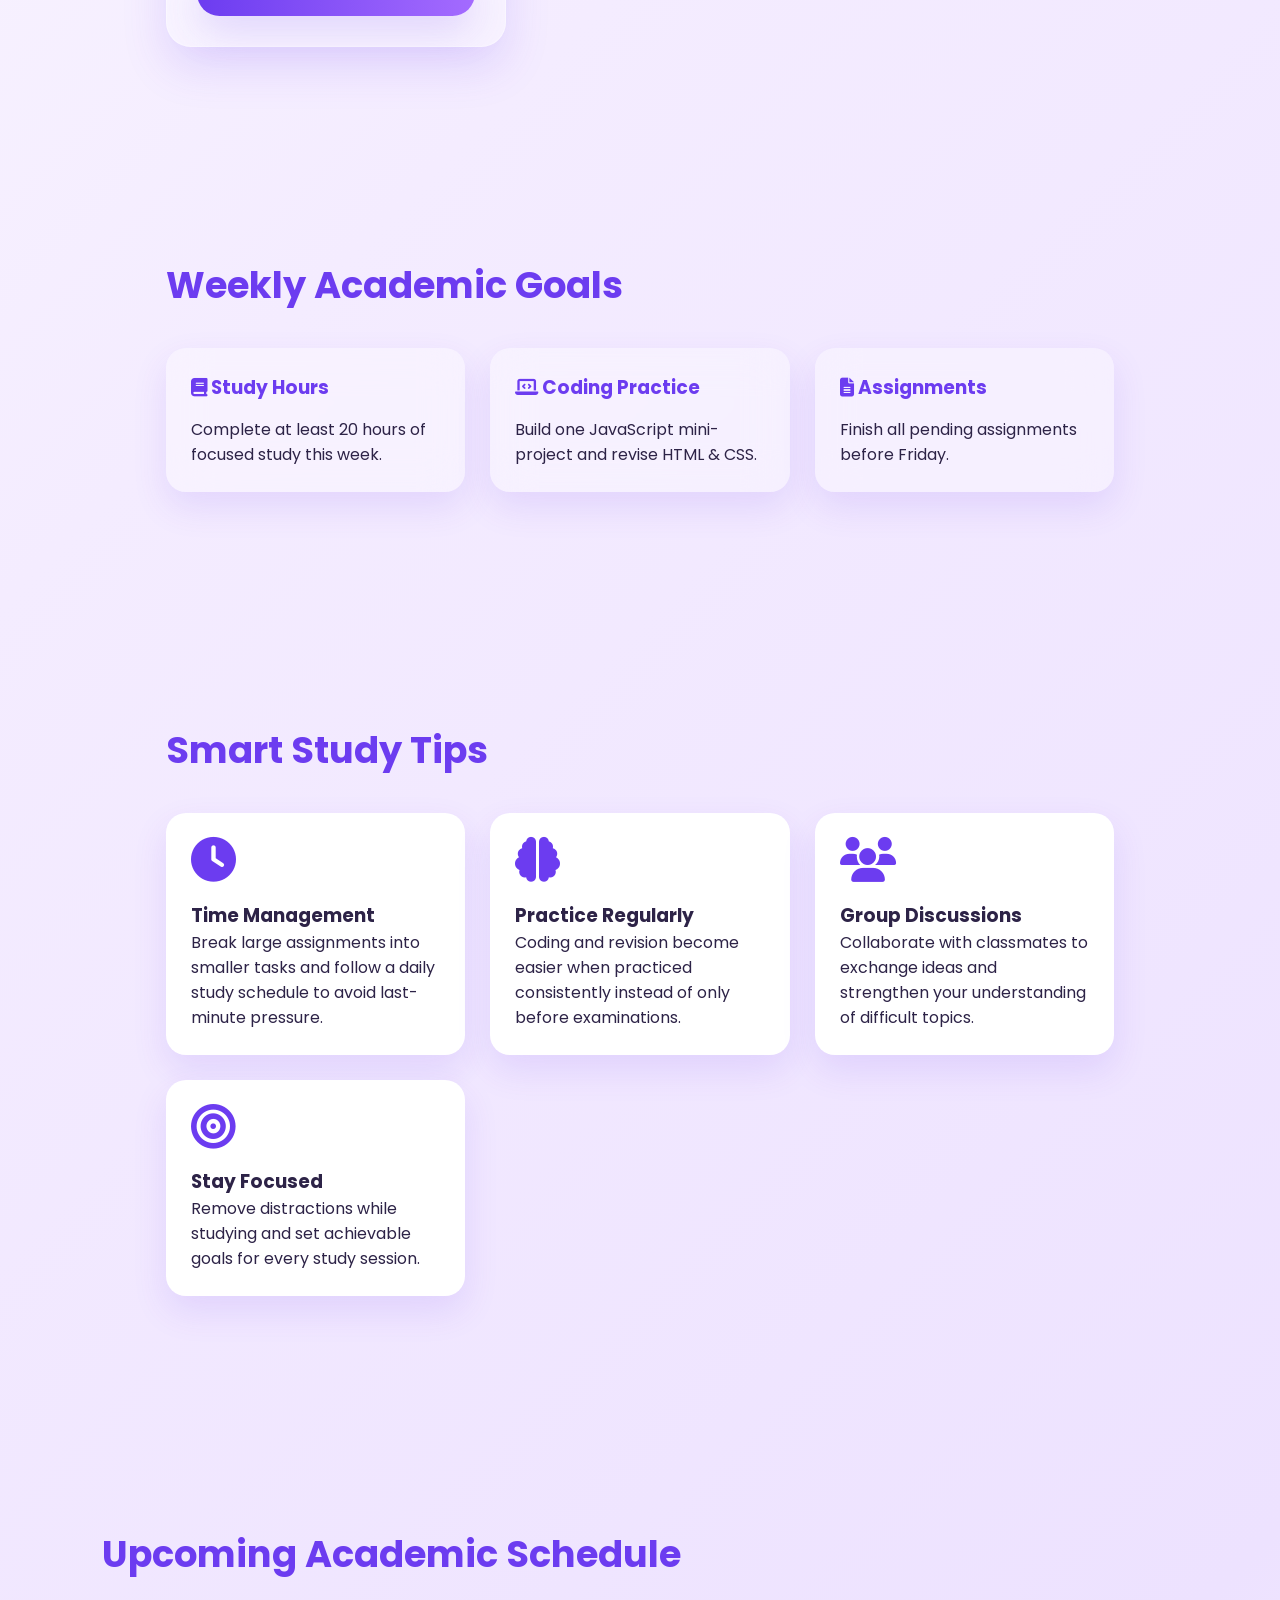
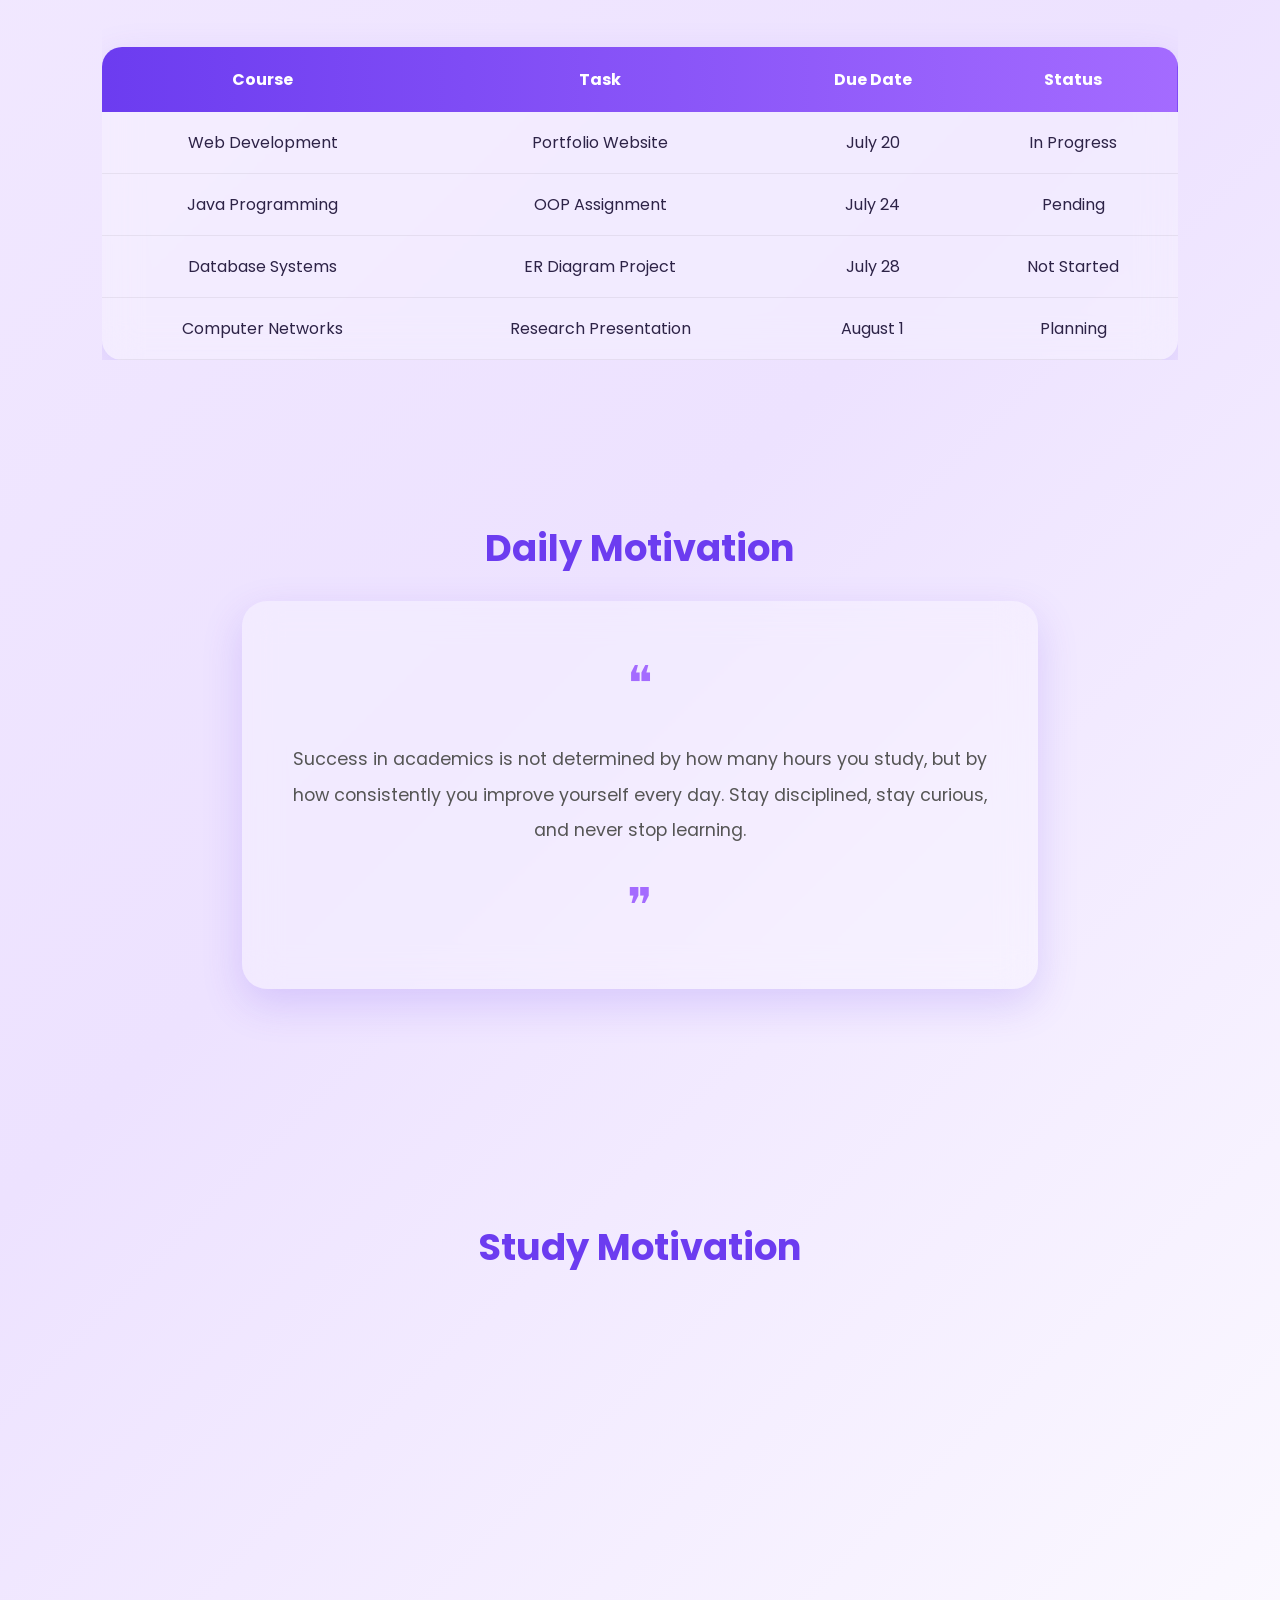
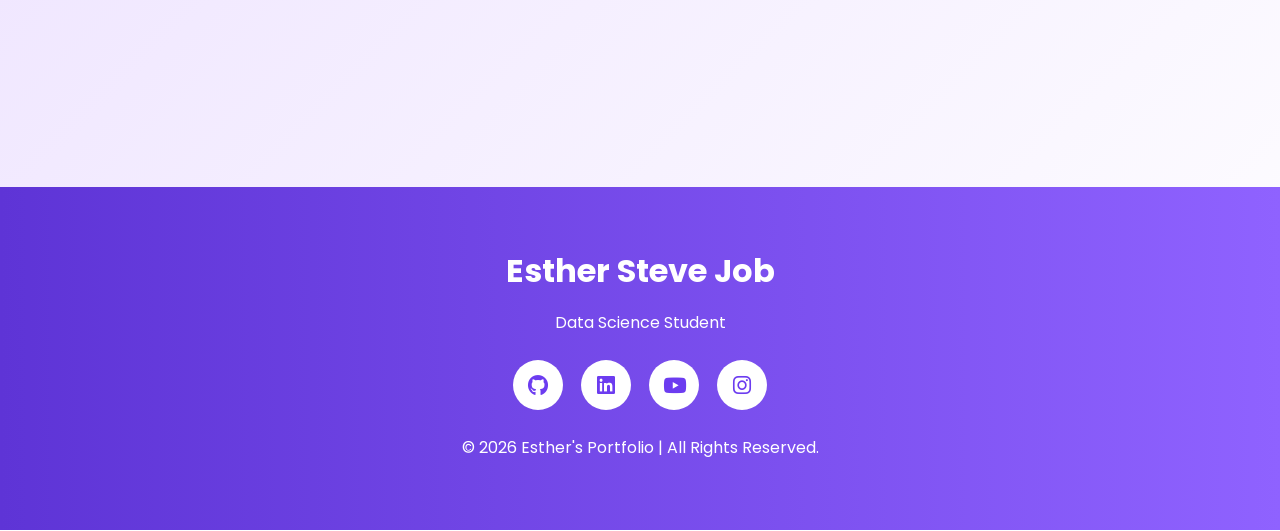
<file: planner.html>
<!DOCTYPE html>
<html lang="en">

<head>

<meta charset="UTF-8">

<meta name="viewport" content="width=device-width, initial-scale=1.0">

<title>Academic Planner | Student Portfolio</title>

<link rel="icon" type="image/x-icon" href="/images/favicon.ico">

<link rel="stylesheet" href="css/style.css">

<link rel="preconnect" href="https://fonts.googleapis.com">

<link href="https://fonts.googleapis.com/css2?family=Poppins:wght@300;400;500;600;700;800&display=swap" rel="stylesheet">

<link rel="stylesheet"
href="https://cdnjs.cloudflare.com/ajax/libs/font-awesome/6.5.1/css/all.min.css">

</head>

<body>

<!-- Animated Background -->

<div class="background-blobs">

<div class="blob one"></div>

<div class="blob two"></div>

<div class="blob three"></div>

</div>

<!-- Navigation -->

<header>

<nav class="navbar">

<div class="logo">

<h2>MyPortfolio</h2>

</div>

<ul class="nav-links">

<li><a href="index.html">Home</a></li>

<li><a href="about.html">About</a></li>

<li><a href="projects.html">Projects</a></li>

<li><a class="active" href="planner.html">Academic Planner</a></li>

<li><a href="contact.html">Contact</a></li>

</ul>

<div class="menu-btn">

<i class="fas fa-bars"></i>

</div>

</nav>

</header>

<!-- Page Title -->

<section class="page-title">

<h1>Academic Planner</h1>

<p>

Stay productive, organize your coursework, manage deadlines,
and keep track of your academic journey.

</p>

</section>

<!-- Planner -->

<section class="planner-container">

<!-- Left Side -->

<div class="dashboard-card">

<h2>

<i class="fas fa-chart-pie"></i>

Planner Dashboard

</h2>

<div class="stats-grid">

<div class="stat-box">

<h3 id="totalTasks">0</h3>

<p>Total Tasks</p>

</div>

<div class="stat-box">

<h3 id="completedTasks">0</h3>

<p>Completed</p>

</div>

<div class="stat-box">

<h3 id="pendingTasks">0</h3>

<p>Pending</p>

</div>

</div>

<hr style="margin:25px 0; border:none; height:1px; background:#ddd;">

<h2>

<i class="fas fa-plus-circle"></i>

Add New Task

</h2>

<div class="task-form">

<input

type="text"

id="taskInput"

placeholder="Enter task title">

<input

type="date"

id="taskDate">

<select id="taskPriority">

<option value="High">High Priority</option>

<option value="Medium" selected>

Medium Priority

</option>

<option value="Low">

Low Priority

</option>

</select>

<button

class="btn"

id="addTask">

<i class="fas fa-plus"></i>

Add Task

</button>

</div>

</div>

<!-- Right Side -->

<div class="task-area">

<h2>

<i class="fas fa-list-check"></i>

My Tasks

</h2>

<div class="search-box">

<input

type="text"

id="searchTask"

placeholder="Search tasks...">

</div>

<ul id="taskList">

</ul>

<div id="emptyState">

<i class="fas fa-book-open"></i>

<h3>No Tasks Yet</h3>

<p>

Start adding your academic tasks to stay organized.

</p>

</div>

<div class="planner-actions">

<button

id="clearCompleted"

class="btn">

<i class="fas fa-check"></i>

Clear Completed

</button>

<button

id="clearAll"

class="btn-outline">

<i class="fas fa-trash"></i>

Delete All

</button>

</div>

</div>

</section>

<!-- Weekly Goals -->

<section class="goals-section">

<h2>

Weekly Academic Goals

</h2>

<div class="goals-grid">

<div class="goal-card">

<h3>

<i class="fas fa-book"></i>

Study Hours

</h3>

<p>

Complete at least 20 hours of focused study this week.

</p>

</div>

<div class="goal-card">

<h3>

<i class="fas fa-laptop-code"></i>

Coding Practice

</h3>

<p>

Build one JavaScript mini-project and revise HTML & CSS.

</p>

</div>

<div class="goal-card">

<h3>

<i class="fas fa-file-alt"></i>

Assignments

</h3>

<p>

Finish all pending assignments before Friday.

</p>

</div>

</div>

</section>

<!-- Study Tips -->

<section class="study-tips">

    <h2>Smart Study Tips</h2>

    <div class="tip-grid">

        <div class="tip-card">

            <i class="fas fa-clock"></i>

            <h3>Time Management</h3>

            <p>
                Break large assignments into smaller tasks and follow a daily
                study schedule to avoid last-minute pressure.
            </p>

        </div>

        <div class="tip-card">

            <i class="fas fa-brain"></i>

            <h3>Practice Regularly</h3>

            <p>
                Coding and revision become easier when practiced consistently
                instead of only before examinations.
            </p>

        </div>

        <div class="tip-card">

            <i class="fas fa-users"></i>

            <h3>Group Discussions</h3>

            <p>
                Collaborate with classmates to exchange ideas and strengthen
                your understanding of difficult topics.
            </p>

        </div>

        <div class="tip-card">

            <i class="fas fa-bullseye"></i>

            <h3>Stay Focused</h3>

            <p>
                Remove distractions while studying and set achievable goals
                for every study session.
            </p>

        </div>

    </div>

</section>

<!-- Upcoming Deadlines -->

<section class="academic-record">

    <h2>Upcoming Academic Schedule</h2>

    <div class="academic-table">

        <table>

            <thead>

                <tr>

                    <th>Course</th>

                    <th>Task</th>

                    <th>Due Date</th>

                    <th>Status</th>

                </tr>

            </thead>

            <tbody>

                <tr>

                    <td>Web Development</td>

                    <td>Portfolio Website</td>

                    <td>July 20</td>

                    <td>In Progress</td>

                </tr>

                <tr>

                    <td>Java Programming</td>

                    <td>OOP Assignment</td>

                    <td>July 24</td>

                    <td>Pending</td>

                </tr>

                <tr>

                    <td>Database Systems</td>

                    <td>ER Diagram Project</td>

                    <td>July 28</td>

                    <td>Not Started</td>

                </tr>

                <tr>

                    <td>Computer Networks</td>

                    <td>Research Presentation</td>

                    <td>August 1</td>

                    <td>Planning</td>

                </tr>

            </tbody>

        </table>

    </div>

</section>

<!-- Motivation -->

<section class="bio">

    <h2>Daily Motivation</h2>

    <p>

        Success in academics is not determined by how many hours you study,
        but by how consistently you improve yourself every day.
        Stay disciplined, stay curious, and never stop learning.

    </p>

</section>

<!-- Study Video -->

<section class="video">

    <h2>Study Motivation</h2>

    <iframe width="560" height="315" src="https://www.youtube.com/embed/g6BtbIiJ_rc?si=_usnn__svapp-ipI" title="YouTube video player" frameborder="0" allow="accelerometer; autoplay; clipboard-write; encrypted-media; gyroscope; picture-in-picture; web-share" referrerpolicy="strict-origin-when-cross-origin" allowfullscreen></iframe>

</section>

<!-- Footer -->

<footer>

    <div class="footer-content">

        <h2>Esther Steve Job</h2>

        <p>
            Data Science Student
        </p>

        <div class="socials">

            <a href="https://github.com/esteve1644"><i class="fab fa-github"></i></a>

            <a href="/coming-soon.html"><i class="fab fa-linkedin"></i></a>

            <a href="/coming-soon.html"><i class="fab fa-youtube"></i></a>

            <a href="/coming-soon.html"><i class="fab fa-instagram"></i></a>

        </div>

        <p>

            © 2026 Esther's Portfolio | All Rights Reserved.

        </p>

    </div>

</footer>

<!-- Mobile Menu -->

<script>

const menu = document.querySelector(".menu-btn");

const nav = document.querySelector(".nav-links");

menu.onclick = () => {

    nav.classList.toggle("show");

};

</script>

<!-- JavaScript -->

<script src="js/planner.js"></script>

</body>

</html>
</file>
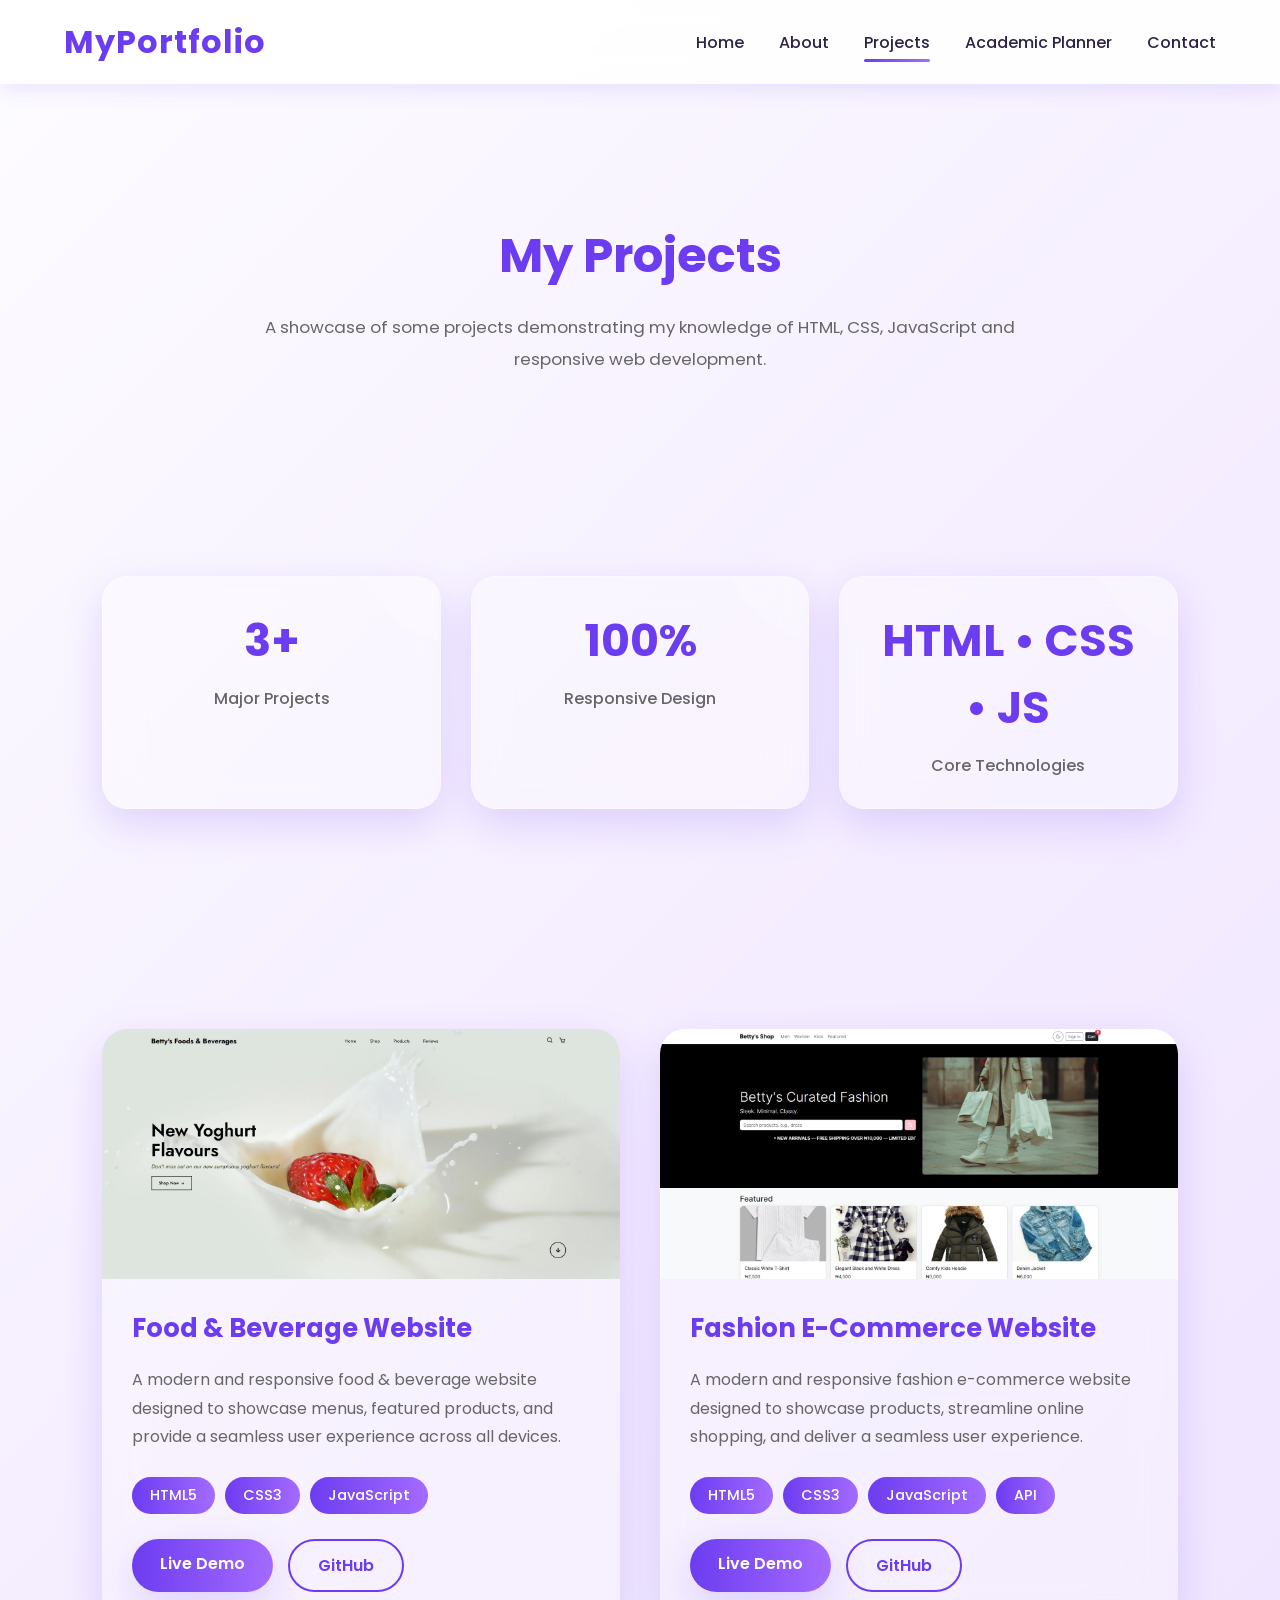
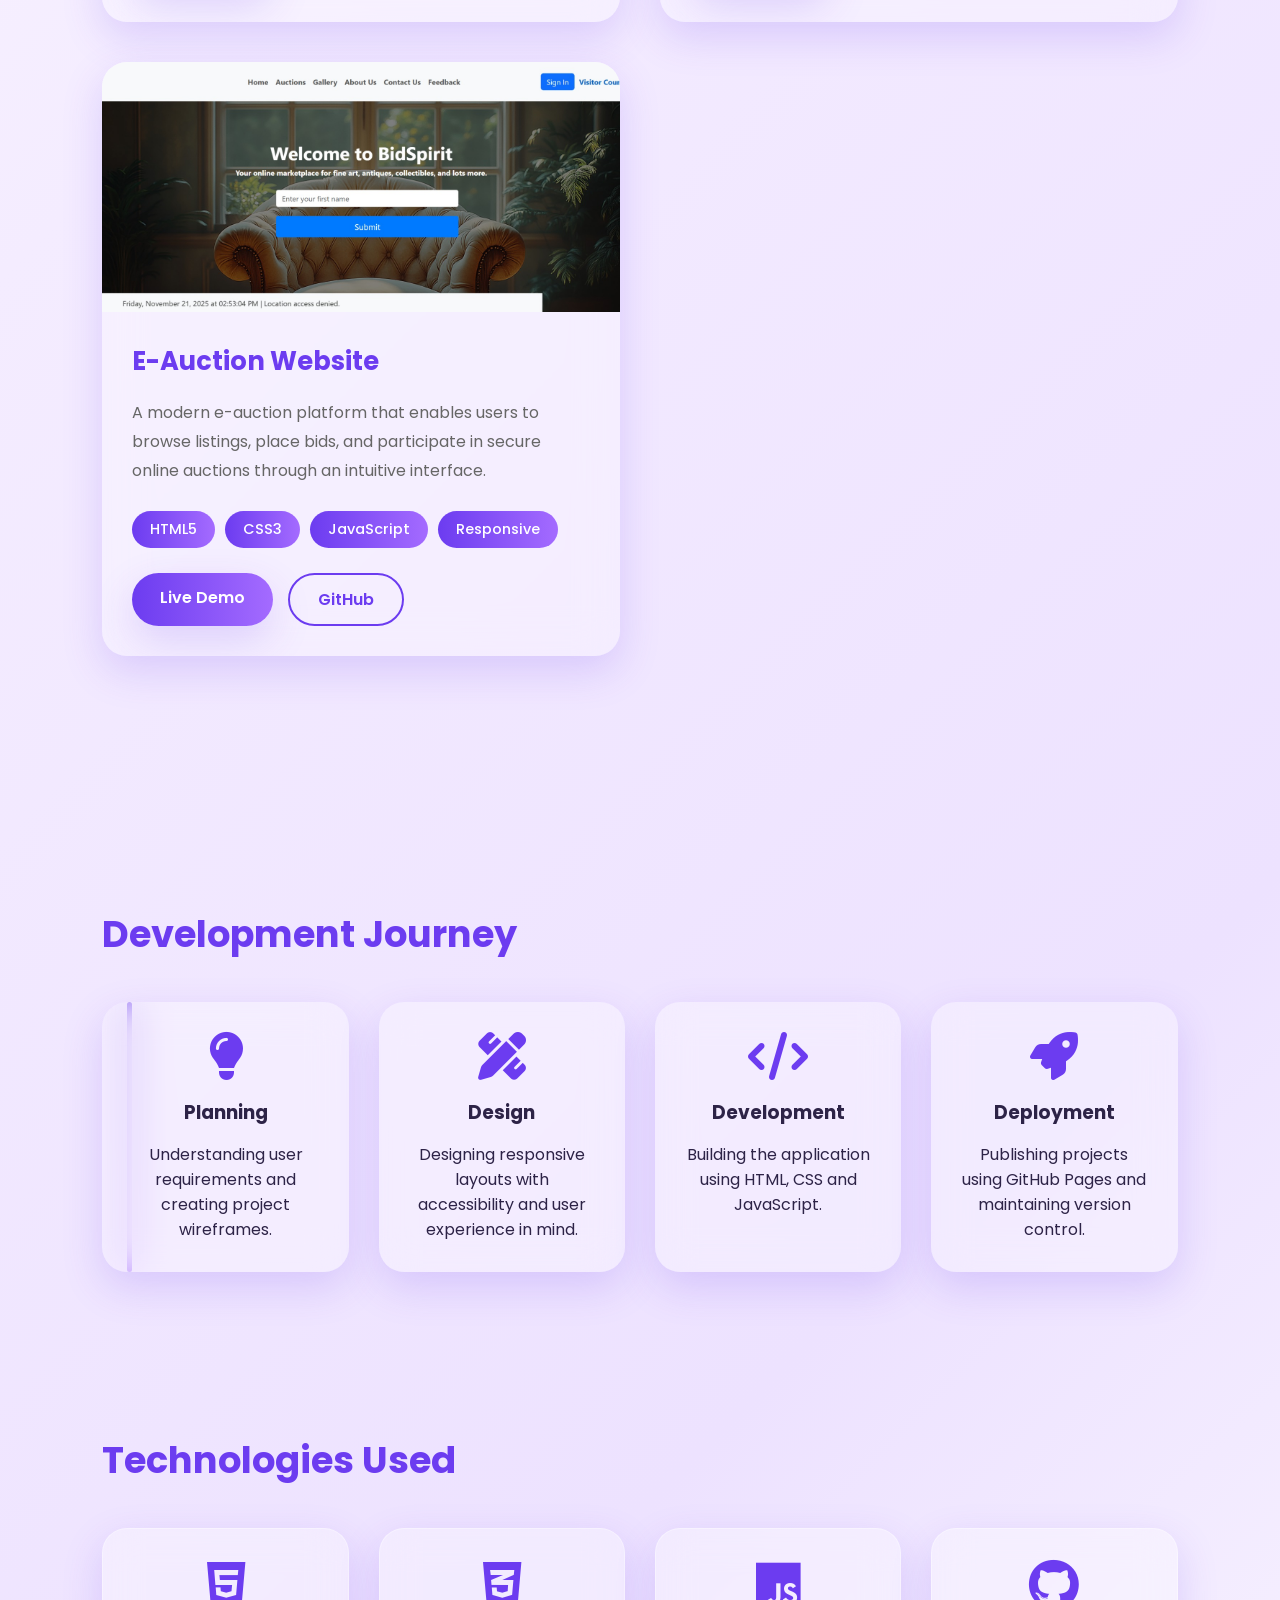
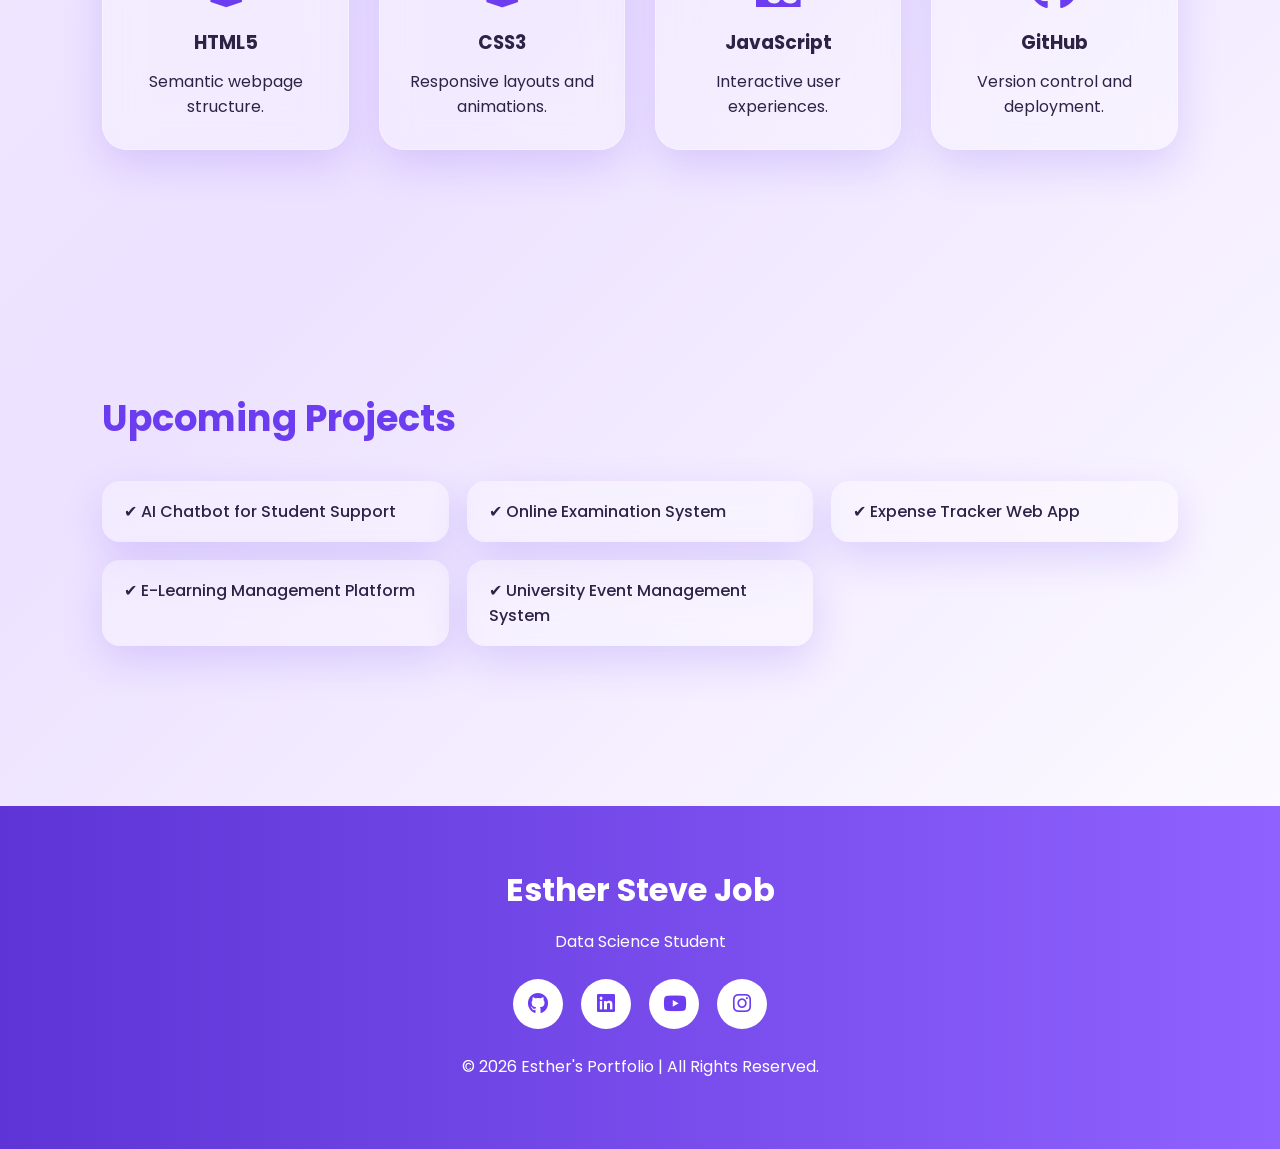
<file: projects.html>
<!DOCTYPE html>
<html lang="en">
<head>
    <meta charset="UTF-8">
    <meta name="viewport" content="width=device-width, initial-scale=1.0">
    <title>Projects | Student Portfolio</title>

    <link rel="icon" type="image/x-icon" href="/images/favicon.ico">

    <link rel="stylesheet" href="css/style.css">

    <!-- Google Font -->
    <link rel="preconnect" href="https://fonts.googleapis.com">
    <link href="https://fonts.googleapis.com/css2?family=Poppins:wght@300;400;500;600;700;800&display=swap" rel="stylesheet">

    <!-- Font Awesome -->
    <link rel="stylesheet"
    href="https://cdnjs.cloudflare.com/ajax/libs/font-awesome/6.5.1/css/all.min.css">
</head>
<body>

<header>

<nav class="navbar">

<div class="logo">
<h2>MyPortfolio</h2>
</div>

<ul class="nav-links">

<li><a href="index.html">Home</a></li>

<li><a href="about.html">About</a></li>

<li><a class="active" href="projects.html">Projects</a></li>

<li><a href="planner.html">Academic Planner</a></li>

<li><a href="contact.html">Contact</a></li>

</ul>

<div class="menu-btn">
<i class="fas fa-bars"></i>
</div>

</nav>

</header>

<main>

<section class="page-title">

<h1>My Projects</h1>

<p>
A showcase of some projects demonstrating my knowledge of HTML, CSS, JavaScript and responsive web development.
</p>

</section>

<section class="project-stats">

<div class="stat-card">

<h2>3+</h2>

<p>Major Projects</p>

</div>

<div class="stat-card">

<h2>100%</h2>

<p>Responsive Design</p>

</div>

<div class="stat-card">

<h2>HTML • CSS • JS</h2>

<p>Core Technologies</p>

</div>

</section>

<section class="projects-grid">

<!-- PROJECT ONE -->

<div class="project-card">

<div class="project-image">

<img src="images/project1.png" alt="Student Management System">

<div class="project-overlay">

<a href="https://bettysfoodsandbeverages.netlify.app/" class="preview-btn">
<i class="fas fa-eye"></i>
Preview
</a>

</div>

</div>

<div class="project-content">

<h2>Food & Beverage Website</h2>

<p>

A modern and responsive food & beverage website designed to showcase menus, featured products, and provide a seamless user experience across all devices.

</p>

<div class="tech-stack">

<span>HTML5</span>

<span>CSS3</span>

<span>JavaScript</span>

</div>

<div class="project-buttons">

<a href="https://bettysfoodsandbeverages.netlify.app/" class="btn">
Live Demo
</a>

<a href="https://github.com/esteve1644" class="btn-outline">

GitHub

</a>

</div>

</div>

</div>

<!-- PROJECT TWO -->

<div class="project-card">

<div class="project-image">

<img src="images/project2.png" alt="Weather Application">

<div class="project-overlay">

<a href="https://bettysshopecommerce.netlify.app/" class="preview-btn">

<i class="fas fa-eye"></i>

Preview

</a>

</div>

</div>

<div class="project-content">

<h2>Fashion E-Commerce Website</h2>

<p>

A modern and responsive fashion e-commerce website designed to showcase products, streamline online shopping, and deliver a seamless user experience.

</p>

<div class="tech-stack">

<span>HTML5</span>

<span>CSS3</span>

<span>JavaScript</span>

<span>API</span>

</div>

<div class="project-buttons">

<a href="https://bettysshopecommerce.netlify.app/" class="btn">
Live Demo
</a>

<a href="https://github.com/esteve1644" class="btn-outline">
GitHub
</a>

</div>

</div>

</div>

<!-- PROJECT THREE -->

<div class="project-card">

<div class="project-image">

<img src="images/project3.png" alt="Portfolio Website">

<div class="project-overlay">

<a href="https://bettysbidspiriteauction.netlify.app/" class="preview-btn">

<i class="fas fa-eye"></i>

Preview

</a>

</div>

</div>

<div class="project-content">

<h2>E-Auction Website</h2>

<p>

A modern e-auction platform that enables users to browse listings, place bids, and participate in secure online auctions through an intuitive interface.

</p>

<div class="tech-stack">

<span>HTML5</span>

<span>CSS3</span>

<span>JavaScript</span>

<span>Responsive</span>

</div>

<div class="project-buttons">

<a href="https://bettysbidspiriteauction.netlify.app/" class="btn">
Live Demo
</a>

<a href="https://github.com/esteve1644" class="btn-outline">
GitHub
</a>

</div>

</div>

</div>

</section>

<section class="project-timeline">

<h2>Development Journey</h2>

<div class="timeline">

<div class="timeline-item">

<i class="fas fa-lightbulb"></i>

<h3>Planning</h3>

<p>

Understanding user requirements and creating project wireframes.

</p>

</div>

<div class="timeline-item">

<i class="fas fa-pencil-ruler"></i>

<h3>Design</h3>

<p>

Designing responsive layouts with accessibility and user experience in mind.

</p>

</div>

<div class="timeline-item">

<i class="fas fa-code"></i>

<h3>Development</h3>

<p>

Building the application using HTML, CSS and JavaScript.

</p>

</div>

<div class="timeline-item">

<i class="fas fa-rocket"></i>

<h3>Deployment</h3>

<p>

Publishing projects using GitHub Pages and maintaining version control.

</p>

</div>

</div>

</section>

<section class="skills-used">

<h2>Technologies Used</h2>

<div class="technology-grid">

<div class="tech-card">

<i class="fab fa-html5"></i>

<h3>HTML5</h3>

<p>Semantic webpage structure.</p>

</div>

<div class="tech-card">

<i class="fab fa-css3-alt"></i>

<h3>CSS3</h3>

<p>Responsive layouts and animations.</p>

</div>

<div class="tech-card">

<i class="fab fa-js"></i>

<h3>JavaScript</h3>

<p>Interactive user experiences.</p>

</div>

<div class="tech-card">

<i class="fab fa-github"></i>

<h3>GitHub</h3>

<p>Version control and deployment.</p>

</div>

</div>

</section>

<section class="future-projects">

<h2>Upcoming Projects</h2>

<ul>

<li>✔ AI Chatbot for Student Support</li>

<li>✔ Online Examination System</li>

<li>✔ Expense Tracker Web App</li>

<li>✔ E-Learning Management Platform</li>

<li>✔ University Event Management System</li>

</ul>

</section>

</main>

<footer>

<div class="footer-content">

<h2>Esther Steve Job</h2>

<p>Data Science Student</p>

<div class="socials">

<a href="https://github.com/esteve1644"><i class="fab fa-github"></i></a>

<a href="/coming-soon.html"><i class="fab fa-linkedin"></i></a>

<a href="/coming-soon.html"><i class="fab fa-youtube"></i></a>

<a href="/coming-soon.html"><i class="fab fa-instagram"></i></a>

</div>

<p>

© 2026 Esther's Portfolio | All Rights Reserved.

</p>

</div>

</footer>

<script>

const menu = document.querySelector(".menu-btn");
const nav = document.querySelector(".nav-links");

menu.onclick = () => {
    nav.classList.toggle("show");
};

</script>

</body>
</html>
</file>
<file: css/style.css>
/* Google Font */
@import url('https://fonts.googleapis.com/css2?family=Poppins:wght@300;400;500;600;700;800&display=swap');


*{
    margin:0;
    padding:0;
    box-sizing:border-box;
    scroll-behavior:smooth;
}

html{
    overflow-x:hidden;
}

body{

    font-family:'Poppins',sans-serif;

    background:linear-gradient(
    135deg,
    #fdfcff,
    #f4ecff,
    #ede2ff,
    #ffffff);

    color:#2d2347;

    overflow-x:hidden;

    min-height:100vh;

    position:relative;

}

:root{

--primary:#6C3CF0;

--secondary:#A46BFF;

--accent:#D8C2FF;

--light:#FFFFFF;

--dark:#32234d;

--grey:#777;

--glass:rgba(255,255,255,.18);

--shadow:0 15px 40px rgba(108,60,240,.18);

--radius:20px;

--transition:.35s ease;

}


::-webkit-scrollbar{

width:12px;

}

::-webkit-scrollbar-track{

background:#ece2ff;

}

::-webkit-scrollbar-thumb{

background:linear-gradient(

180deg,

var(--primary),

var(--secondary)

);

border-radius:30px;

}

::-webkit-scrollbar-thumb:hover{

background:#5b2edb;

}


.background-blobs{

position:fixed;

width:100%;

height:100%;

left:0;

top:0;

overflow:hidden;

z-index:-10;

}

.blob{

position:absolute;

border-radius:50%;

filter:blur(80px);

opacity:.45;

animation:floatBlob 18s infinite ease-in-out;

}

.one{

width:420px;

height:420px;

background:#b17cff;

top:-120px;

left:-120px;

}

.two{

width:350px;

height:350px;

background:#e4d4ff;

right:-80px;

top:180px;

animation-delay:4s;

}

.three{

width:300px;

height:300px;

background:#8b5dff;

bottom:-120px;

left:40%;

animation-delay:8s;

}

@keyframes floatBlob{

0%{

transform:translateY(0px) scale(1);

}

25%{

transform:translateY(30px) translateX(25px);

}

50%{

transform:translateY(-20px) scale(1.1);

}

75%{

transform:translateX(-30px);

}

100%{

transform:translateY(0);

}

}

a{

text-decoration:none;

color:inherit;

transition:var(--transition);

}

img{

max-width:100%;

display:block;

}

header{

    position:fixed;

    top:0;
    left:0;

    width:100%;

    z-index:9999;

    background:rgba(255,255,255,.9);

    backdrop-filter:blur(15px);
    -webkit-backdrop-filter:blur(15px);

    box-shadow:0 5px 20px rgba(108,60,240,.12);

    transition:.35s ease;

}

.navbar{

    width:90%;

    max-width:1400px;

    margin:0 auto;

    display:flex;

    justify-content:space-between;

    align-items:center;

    padding:18px 0;

}

header.scrolled{

    background:rgba(255,255,255,.97);

    box-shadow:0 12px 30px rgba(108,60,240,.18);

}

header.scrolled .navbar{

    padding:12px 0;

}


.logo h2{

font-size:2rem;

font-weight:700;

color:var(--primary);

letter-spacing:1px;

}

.nav-links{

display:flex;

list-style:none;

gap:35px;

}

.nav-links li a{

position:relative;

font-weight:500;

}

.nav-links li a::after{

content:"";

position:absolute;

width:0;

height:3px;

background:linear-gradient(

90deg,

var(--primary),

var(--secondary)

);

left:0;

bottom:-8px;

transition:.4s;

border-radius:20px;

}

.nav-links li a:hover::after,

.nav-links li a.active::after{

width:100%;

}

.nav-links li a:hover{

color:var(--primary);

}

.menu-btn{

display:none;

font-size:2rem;

cursor:pointer;

color:var(--primary);

}

.page-title{

text-align:center;

padding:100px 10% 60px;

animation:fadeUp 1s;

}

.page-title h1{

font-size:3rem;

color:var(--primary);

margin-bottom:20px;

}

.page-title p{

font-size:1.1rem;

color:#555;

max-width:700px;

margin:auto;

}

.hero{

width:90%;

margin:auto;

min-height:90vh;

display:grid;

grid-template-columns:repeat(2,1fr);

align-items:center;

gap:60px;


}

.hero-left h3{

color:var(--secondary);

font-size:1.3rem;

margin-top:15px;

animation:fadeUp 1s;

}

.hero-left h1{

font-size:4rem;

margin-bottom:30px;

line-height:1.2;

animation:fadeUp 1.2s;

}

.purple{

color:var(--primary);

}

.typing{

height:40px;

font-size:1.6rem;

font-weight:600;

color:var(--secondary);

margin-bottom:20px;

}

.hero-left p{

font-size:1.05rem;

line-height:1.8;

color:#555;

margin-bottom:35px;

}

.buttons{

display:flex;

gap:20px;

flex-wrap:wrap;

}

.btn{

padding:15px 40px;

background:linear-gradient(

90deg,

var(--primary),

var(--secondary)

);

border:none;

color:white;

font-weight:600;

border-radius:50px;

cursor:pointer;

box-shadow:var(--shadow);

transition:var(--transition);

}

.btn:hover{

transform:translateY(-8px);

box-shadow:0 25px 50px rgba(108,60,240,.35);

}

.btn-outline{

padding:15px 40px;

border:2px solid var(--primary);

border-radius:50px;

font-weight:600;

color:var(--primary);

transition:.4s;

}

.btn-outline:hover{

background:var(--primary);

color:white;

transform:translateY(-8px);

}

.profile-card{

position:relative;

width:380px;

margin:auto;

padding:15px;

background:rgba(255,255,255,.3);

backdrop-filter:blur(18px);

border-radius:30px;

box-shadow:var(--shadow);

overflow:hidden;

animation:floatCard 6s infinite ease-in-out;

}

.profile-card img{

border-radius:20px;

}

.glow{

position:absolute;

width:200px;

height:200px;

background:#ffffff55;

border-radius:50%;

top:-60px;

right:-60px;

filter:blur(45px);

}

@keyframes floatCard{

0%{

transform:translateY(0);

}

50%{

transform:translateY(-15px);

}

100%{

transform:translateY(0);

}

}

section{

padding:80px 8%;

}

section h2{

font-size:2.3rem;

margin-bottom:25px;

color:var(--primary);

}

.card,

.highlight-card,

.timeline-card,

.skill-card,

.hobby-card,

.career-card,

.experience-card,

.stat-card,

.dashboard-card,

.tech-card{

background:rgba(255,255,255,.30);

backdrop-filter:blur(18px);

border-radius:25px;

padding:30px;

box-shadow:var(--shadow);

transition:.4s;

border:1px solid rgba(255,255,255,.35);

}

.card:hover,

.highlight-card:hover,

.timeline-card:hover,

.skill-card:hover,

.hobby-card:hover,

.career-card:hover,

.experience-card:hover,

.stat-card:hover,

.dashboard-card:hover,

.tech-card:hover{

transform:translateY(-12px);

}

footer{

margin-top:80px;

background:linear-gradient(

90deg,

#5e34d6,

#8f62ff

);

padding:60px 10%;

color:white;

text-align:center;

}

.footer-content h2{

font-size:2rem;

margin-bottom:15px;

}

.footer-content p{

margin:10px 0;

}

.socials{

display:flex;

justify-content:center;

gap:18px;

margin:25px 0;

}

.socials a{

width:50px;

height:50px;

display:flex;

justify-content:center;

align-items:center;

background:white;

color:var(--primary);

border-radius:50%;

font-size:1.3rem;

transition:.4s;

}

.socials a:hover{

transform:translateY(-8px) rotate(360deg);

background:#f2e8ff;

}

@keyframes fadeUp{

from{

opacity:0;

transform:translateY(40px);

}

to{

opacity:1;

transform:translateY(0);

}

}

@keyframes fadeIn{

from{

opacity:0;

}

to{

opacity:1;

}

}

@media(max-width:992px){

.hero{

grid-template-columns:1fr;

text-align:center;

}

.buttons{

justify-content:center;

}

.profile-card{

width:320px;

margin-top:40px;

}

}

@media(max-width:768px){

.nav-links{

position:absolute;

top:80px;

right:-100%;

width:260px;

background:rgba(255,255,255,.96);

backdrop-filter:blur(20px);

flex-direction:column;

padding:30px;

border-radius:20px;

box-shadow:var(--shadow);

transition:.4s;

}

.nav-links.show{

right:20px;

}

.menu-btn{

display:block;

}

.hero-left h1{

font-size:2.8rem;

}

.page-title h1{

font-size:2.4rem;

}

}

@media(max-width:500px){

.hero-left h1{

font-size:2.2rem;

}

.btn,

.btn-outline{

width:100%;

text-align:center;

}

.profile-card{

width:100%;

}

}

.stats{

display:grid;

grid-template-columns:repeat(auto-fit,minmax(220px,1fr));

gap:30px;

}

.card{

text-align:center;

cursor:pointer;

position:relative;

overflow:hidden;

}

.card::before{

content:"";

position:absolute;

width:250px;

height:250px;

background:rgba(255,255,255,.18);

border-radius:50%;

top:-150px;

right:-100px;

transition:.5s;

}

.card:hover::before{

transform:scale(1.5);

}

.card h1{

font-size:3rem;

color:var(--primary);

margin-bottom:10px;

font-weight:700;

}

.card p{

font-size:1rem;

color:#666;

font-weight:500;

}

.bio{

text-align:center;

max-width:1000px;

margin:auto;

}

.bio h2{

margin-bottom:25px;

}

.bio p{

font-size:1.1rem;

line-height:2;

color:#555;

background:rgba(255,255,255,.28);

padding:35px;

border-radius:25px;

backdrop-filter:blur(18px);

box-shadow:var(--shadow);

}

.highlight-grid{

display:grid;

grid-template-columns:repeat(auto-fit,minmax(280px,1fr));

gap:30px;

margin-top:40px;

}

.highlight-card{

text-align:center;

cursor:pointer;

}

.highlight-card i{

font-size:3.5rem;

margin-bottom:20px;

color:var(--primary);

transition:.4s;

}

.highlight-card:hover i{

transform:scale(1.2) rotate(8deg);

color:var(--secondary);

}

.highlight-card h3{

margin-bottom:15px;

font-size:1.5rem;

}

.highlight-card p{

line-height:1.8;

color:#666;

}

.academic-table{

overflow-x:auto;

}

table{

width:100%;

border-collapse:collapse;

background:rgba(255,255,255,.28);

backdrop-filter:blur(18px);

border-radius:20px;

overflow:hidden;

box-shadow:var(--shadow);

}

thead{

background:linear-gradient(

90deg,

var(--primary),

var(--secondary)

);

color:white;

}

th{

padding:20px;

font-size:1rem;

}

td{

padding:18px;

text-align:center;

border-bottom:1px solid rgba(0,0,0,.06);

}

tbody tr{

transition:.35s;

}

tbody tr:hover{

background:#f7f0ff;

transform:scale(1.01);

}

.skills{

text-align:center;

}

.skills ul{

display:flex;

justify-content:center;

gap:18px;

flex-wrap:wrap;

list-style:none;

margin-top:35px;

}

.skills ul li{

padding:14px 28px;

border-radius:40px;

background:linear-gradient(

90deg,

var(--primary),

var(--secondary)

);

color:white;

font-weight:600;

box-shadow:var(--shadow);

cursor:pointer;

transition:.4s;

}

.skills ul li:hover{

transform:translateY(-8px);

letter-spacing:1px;

}

.video{

text-align:center;

}

.video video{

width:100%;

max-width:850px;

border-radius:25px;

margin-top:30px;

box-shadow:var(--shadow);

transition:.4s;

}

.video video:hover{

transform:scale(1.02);

}

.stats,
.bio,
.highlights,
.academic-table,
.skills,
.video{

animation:fadeUp 1.2s ease;

}

.highlight-card i{

animation:iconFloat 4s ease-in-out infinite;

}

.highlight-card:nth-child(2) i{

animation-delay:.6s;

}

.highlight-card:nth-child(3) i{

animation-delay:1.2s;

}

@keyframes iconFloat{

0%{

transform:translateY(0);

}

50%{

transform:translateY(-12px);

}

100%{

transform:translateY(0);

}

}

.card::after,

.highlight-card::after{

content:"";

position:absolute;

top:0;

left:-120%;

width:60%;

height:100%;

background:

linear-gradient(

90deg,

transparent,

rgba(255,255,255,.55),

transparent

);

transform:skewX(-25deg);

}

.card:hover::after,

.highlight-card:hover::after{

left:150%;

transition:1s;

}

.btn{

position:relative;

overflow:hidden;

}

.btn::before{

content:"";

position:absolute;

width:0;

height:0;

background:rgba(255,255,255,.35);

border-radius:50%;

top:50%;

left:50%;

transform:translate(-50%,-50%);

transition:.7s;

}

.btn:hover::before{

width:350px;

height:350px;

}

.profile-card img{

transition:.5s;

}

.profile-card:hover img{

transform:scale(1.05);

}



.bio p::before{

content:"❝";

font-size:3rem;

color:var(--secondary);

display:block;

margin-bottom:10px;

}

.bio p::after{

content:"❞";

font-size:3rem;

color:var(--secondary);

display:block;

margin-top:10px;

}


@media(max-width:992px){

.stats{

grid-template-columns:repeat(2,1fr);

}

.highlight-grid{

grid-template-columns:1fr;

}

}

@media(max-width:768px){

.stats{

grid-template-columns:1fr;

}

.skills ul{

flex-direction:column;

align-items:center;

}

.skills ul li{

width:250px;

}

.bio p{

padding:25px;

}

}

@media(max-width:500px){

.card h1{

font-size:2.3rem;

}

.highlight-card i{

font-size:3rem;

}

.bio p{

font-size:1rem;

line-height:1.8;

}

table{

font-size:.9rem;

}

th,

td{

padding:12px;

}

}

.about-container{

display:grid;

grid-template-columns:1fr 1.5fr;

align-items:center;

gap:60px;

}

.about-image{

display:flex;

justify-content:center;

}

.about-image img{

width:350px;

height:350px;

object-fit:cover;

border-radius:50%;

padding:10px;

background:linear-gradient(
135deg,
var(--primary),
var(--secondary)
);

box-shadow:var(--shadow);

animation:profileFloat 5s ease-in-out infinite;

transition:.4s;

}

.about-image img:hover{

transform:scale(1.05) rotate(2deg);

}

.about-content{

background:rgba(255,255,255,.28);

padding:40px;

border-radius:25px;

backdrop-filter:blur(20px);

box-shadow:var(--shadow);

}

.about-content h2{

margin-bottom:20px;

}

.about-content p{

line-height:2;

color:#555;

}

.education{

position:relative;

}

.timeline{

display:flex;

flex-direction:column;

gap:30px;

margin-top:40px;

position:relative;

}

.timeline::before{

content:"";

position:absolute;

left:25px;

top:0;

bottom:0;

width:5px;

background:linear-gradient(

180deg,

var(--primary),

var(--secondary)

);

border-radius:50px;

}

.timeline-card{

margin-left:70px;

position:relative;

}

.timeline-card::before{

content:"";

position:absolute;

left:-57px;

top:30px;

width:22px;

height:22px;

border-radius:50%;

background:var(--primary);

border:5px solid white;

box-shadow:0 0 20px rgba(108,60,240,.4);

}

.timeline-card h3{

margin-bottom:15px;

color:var(--primary);

}

.timeline-card p{

line-height:1.8;

color:#555;

}

.career-grid{

display:grid;

grid-template-columns:repeat(auto-fit,minmax(260px,1fr));

gap:30px;

margin-top:40px;

}

.career-card{

text-align:center;

cursor:pointer;

}

.career-card i{

font-size:3.2rem;

color:var(--primary);

margin-bottom:20px;

transition:.4s;

}

.career-card:hover i{

transform:rotateY(360deg);

color:var(--secondary);

}

.career-card h3{

margin-bottom:15px;

}

.skill-boxes{

display:grid;

grid-template-columns:repeat(auto-fit,minmax(180px,1fr));

gap:25px;

margin-top:40px;

}

.skill-card{

text-align:center;

cursor:pointer;

position:relative;

overflow:hidden;

}

.skill-card i{

font-size:3rem;

margin-bottom:18px;

color:var(--primary);

transition:.4s;

}

.skill-card:hover{

transform:translateY(-12px);

}

.skill-card:hover i{

transform:scale(1.2);

color:var(--secondary);

}

.skill-card::before{

content:"";

position:absolute;

width:250px;

height:250px;

background:rgba(255,255,255,.15);

border-radius:50%;

top:-180px;

right:-150px;

transition:.6s;

}

.skill-card:hover::before{

transform:scale(1.5);

}

.hobby-grid{

display:grid;

grid-template-columns:repeat(auto-fit,minmax(220px,1fr));

gap:25px;

margin-top:40px;

}

.hobby-card{

text-align:center;

cursor:pointer;

}

.hobby-card i{

font-size:2.8rem;

margin-bottom:18px;

color:var(--primary);

transition:.4s;

}

.hobby-card:hover{

background:linear-gradient(

135deg,

var(--primary),

var(--secondary)

);

color:white;

}

.hobby-card:hover i{

color:white;

transform:scale(1.2);

}

.experience-grid{

display:grid;

grid-template-columns:repeat(auto-fit,minmax(250px,1fr));

gap:30px;

margin-top:40px;

}

.experience-card{

cursor:pointer;

transition:.4s;

}

.experience-card:hover{

transform:translateY(-10px);

border-left:8px solid var(--primary);

}

.experience-card h3{

margin-bottom:15px;

}

.academic-record table{

margin-top:40px;

}

@keyframes profileFloat{

0%{

transform:translateY(0);

}

50%{

transform:translateY(-15px);

}

100%{

transform:translateY(0);

}

}

.timeline-card{

animation:slideRight 1s ease;

}

@keyframes slideRight{

from{

opacity:0;

transform:translateX(-50px);

}

to{

opacity:1;

transform:translateX(0);

}

}

.skill-card:hover,
.career-card:hover,
.hobby-card:hover,
.experience-card:hover{

box-shadow:

0 20px 40px rgba(108,60,240,.25),

0 0 40px rgba(164,107,255,.15);

}

@media(max-width:992px){

.about-container{

grid-template-columns:1fr;

text-align:center;

}

.timeline::before{

left:15px;

}

.timeline-card{

margin-left:50px;

}

.timeline-card::before{

left:-42px;

}

}

@media(max-width:768px){

.about-image img{

width:260px;

height:260px;

}

.about-content{

padding:25px;

}

.skill-boxes{

grid-template-columns:repeat(2,1fr);

}

}

@media(max-width:500px){

.skill-boxes{

grid-template-columns:1fr;

}

.hobby-grid{

grid-template-columns:1fr;

}

.career-grid{

grid-template-columns:1fr;

}

.experience-grid{

grid-template-columns:1fr;

}

.about-content p{

font-size:.95rem;

}

}

.project-stats{

display:grid;

grid-template-columns:repeat(auto-fit,minmax(220px,1fr));

gap:30px;

margin-bottom:60px;

}

.stat-card{

text-align:center;

position:relative;

overflow:hidden;

cursor:pointer;

}

.stat-card h2{

font-size:2.8rem;

color:var(--primary);

margin-bottom:12px;

}

.stat-card p{

color:#666;

font-weight:500;

}

.stat-card::before{

content:"";

position:absolute;

width:250px;

height:250px;

background:rgba(255,255,255,.15);

border-radius:50%;

top:-180px;

right:-160px;

transition:.5s;

}

.stat-card:hover::before{

transform:scale(1.6);

}

.stat-card:hover{

transform:translateY(-10px);

}

.projects-grid{

display:grid;

grid-template-columns:repeat(auto-fit,minmax(340px,1fr));

gap:40px;

}

.project-card{

background:rgba(255,255,255,.28);

backdrop-filter:blur(20px);

border-radius:25px;

overflow:hidden;

box-shadow:var(--shadow);

transition:.45s;

position:relative;

}

.project-card:hover{

transform:translateY(-15px);

box-shadow:

0 25px 50px rgba(108,60,240,.30);

}

.project-image{

position:relative;

overflow:hidden;

height:250px;

}

.project-image img{

width:100%;

height:100%;

object-fit:cover;

transition:.6s;

}

.project-card:hover img{

transform:scale(1.15);

}

.project-overlay{

position:absolute;

top:0;

left:0;

width:100%;

height:100%;

background:rgba(108,60,240,.78);

display:flex;

justify-content:center;

align-items:center;

opacity:0;

transition:.45s;

}

.project-card:hover .project-overlay{

opacity:1;

}

.preview-btn{

background:white;

color:var(--primary);

padding:14px 28px;

border-radius:50px;

font-weight:600;

transition:.4s;

}

.preview-btn:hover{

transform:scale(1.08);

}

.project-content{

padding:30px;

}

.project-content h2{

margin-bottom:18px;

font-size:1.6rem;

}

.project-content p{

line-height:1.8;

color:#666;

margin-bottom:25px;

}

.tech-stack{

display:flex;

flex-wrap:wrap;

gap:10px;

margin-bottom:25px;

}

.tech-stack span{

padding:8px 18px;

border-radius:30px;

background:linear-gradient(

90deg,

var(--primary),

var(--secondary)

);

color:white;

font-size:.9rem;

font-weight:500;

transition:.4s;

}

.tech-stack span:hover{

transform:translateY(-5px);

}

.project-buttons{

display:flex;

gap:15px;

flex-wrap:wrap;

}

.project-buttons .btn,

.project-buttons .btn-outline{

padding:12px 28px;

}

.project-timeline{

margin-top:90px;

}

.project-timeline .timeline{

display:grid;

grid-template-columns:repeat(auto-fit,minmax(220px,1fr));

gap:30px;

}

.timeline-item{

background:rgba(255,255,255,.30);

backdrop-filter:blur(18px);

padding:30px;

border-radius:25px;

text-align:center;

box-shadow:var(--shadow);

transition:.4s;

}

.timeline-item:hover{

transform:translateY(-10px);

}

.timeline-item i{

font-size:3rem;

color:var(--primary);

margin-bottom:18px;

transition:.4s;

}

.timeline-item:hover i{

transform:rotate(360deg);

color:var(--secondary);

}

.timeline-item h3{

margin-bottom:15px;

}

.technology-grid{

display:grid;

grid-template-columns:repeat(auto-fit,minmax(220px,1fr));

gap:30px;

margin-top:40px;

}

.tech-card{

text-align:center;

cursor:pointer;

}

.tech-card i{

font-size:3.2rem;

margin-bottom:18px;

color:var(--primary);

transition:.4s;

}

.tech-card:hover{

background:linear-gradient(

135deg,

var(--primary),

var(--secondary)

);

color:white;

}

.tech-card:hover i{

color:white;

transform:scale(1.2);

}

.tech-card p{

margin-top:12px;

}

.future-projects{

margin-top:80px;

}

.future-projects ul{

list-style:none;

display:grid;

grid-template-columns:repeat(auto-fit,minmax(260px,1fr));

gap:18px;

margin-top:35px;

}

.future-projects li{

padding:18px 22px;

background:rgba(255,255,255,.30);

backdrop-filter:blur(18px);

border-radius:18px;

box-shadow:var(--shadow);

transition:.35s;

font-weight:500;

}

.future-projects li:hover{

transform:translateX(10px);

border-left:6px solid var(--primary);

}

.project-card{

animation:fadeUp .9s ease;

}

.project-card:nth-child(2){

animation-delay:.2s;

}

.project-card:nth-child(3){

animation-delay:.4s;

}

.timeline-item{

animation:fadeUp 1s ease;

}

.tech-card{

animation:fadeUp 1.1s ease;

}

.project-card::after{

content:"";

position:absolute;

top:0;

left:-120%;

width:60%;

height:100%;

background:

linear-gradient(

90deg,

transparent,

rgba(255,255,255,.45),

transparent

);

transform:skewX(-25deg);

}

.project-card:hover::after{

left:150%;

transition:1s;

}

@media(max-width:992px){

.projects-grid{

grid-template-columns:repeat(2,1fr);

}

}

@media(max-width:768px){

.projects-grid{

grid-template-columns:1fr;

}

.project-buttons{

flex-direction:column;

}

.project-buttons .btn,

.project-buttons .btn-outline{

width:100%;

text-align:center;

}

.project-image{

height:220px;

}

}

@media(max-width:500px){

.project-content{

padding:22px;

}

.project-content h2{

font-size:1.35rem;

}

.project-stats{

grid-template-columns:1fr;

}

.technology-grid{

grid-template-columns:1fr;

}

.future-projects ul{

grid-template-columns:1fr;

}

}

.planner-container{
    width:90%;
    margin:50px auto;
    display:grid;
    grid-template-columns:340px 1fr;
    gap:35px;
    align-items:flex-start;
}

.dashboard-card{

    background:rgba(255,255,255,.35);
    backdrop-filter:blur(20px);
    border-radius:25px;
    padding:30px;
    box-shadow:0 20px 45px rgba(108,60,240,.15);

}

.dashboard-card h2{

    color:var(--primary);
    margin-bottom:25px;

}

.stats-grid{

    display:grid;
    gap:18px;
    margin-bottom:30px;

}

.stat-box{

    background:linear-gradient(135deg,var(--primary),var(--secondary));
    color:white;
    padding:22px;
    border-radius:18px;
    text-align:center;
    transition:.35s;
    cursor:pointer;

}

.stat-box:hover{

    transform:translateY(-8px);

}

.stat-box h3{

    font-size:2.3rem;
    margin-bottom:8px;

}

.stat-box p{

    font-size:.95rem;

}

.task-form{

    display:flex;
    flex-direction:column;
    gap:18px;

}

.task-form input,
.task-form select{

    width:100%;
    padding:16px;
    border:none;
    outline:none;
    border-radius:15px;
    background:#ffffff;
    font-size:15px;
    transition:.35s;
    box-shadow:0 8px 20px rgba(108,60,240,.08);

}

.task-form input:focus,
.task-form select:focus{

    box-shadow:0 0 0 3px rgba(108,60,240,.25);

}

.task-form button{

    width:100%;
}

.task-area{

    background:rgba(255,255,255,.35);
    backdrop-filter:blur(20px);
    padding:35px;
    border-radius:25px;
    box-shadow:0 20px 45px rgba(108,60,240,.15);

}

.task-area h2{

    color:var(--primary);
    margin-bottom:25px;

}

.search-box{

    margin-bottom:25px;

}

.search-box input{

    width:100%;
    padding:16px;
    border:none;
    border-radius:15px;
    background:white;
    outline:none;
    box-shadow:0 8px 20px rgba(108,60,240,.08);

}

#taskList{

    list-style:none;
    display:flex;
    flex-direction:column;
    gap:18px;

}

.task-item{

    background:white;
    border-radius:18px;
    padding:22px;
    display:flex;
    justify-content:space-between;
    align-items:center;
    box-shadow:0 12px 25px rgba(0,0,0,.08);
    transition:.35s;

}

.task-item:hover{

    transform:translateY(-6px);

}

.task-info h3{

    color:#333;
    margin-bottom:8px;

}

.task-info p{

    color:#666;
    font-size:.9rem;

}

.task-item.completed{

    opacity:.75;
    background:#f5f0ff;

}

.task-item.completed h3{

    text-decoration:line-through;
    color:#888;

}

.priority{

    display:inline-block;
    padding:6px 12px;
    border-radius:30px;
    color:white;
    font-size:.8rem;
    margin-right:10px;
    font-weight:600;

}

.priority.high{

    background:#e53935;

}

.priority.medium{

    background:#ff9800;

}

.priority.low{

    background:#43a047;

}

.task-buttons{

    display:flex;
    gap:10px;

}

.task-buttons button{

    width:45px;
    height:45px;
    border:none;
    border-radius:50%;
    color:white;
    cursor:pointer;
    transition:.35s;

}

.complete-btn{

    background:#43a047;

}

.edit-btn{

    background:#3f51b5;

}

.delete-btn{

    background:#e53935;

}

.task-buttons button:hover{

    transform:scale(1.12);

}

.planner-actions{

    display:flex;
    gap:20px;
    margin-top:35px;

}

.planner-actions .btn,
.planner-actions .btn-outline{

    flex:1;

}

#emptyState{

    text-align:center;
    padding:60px 20px;
    color:#777;

}

#emptyState i{

    font-size:5rem;
    color:var(--accent);
    margin-bottom:20px;

}

#emptyState h3{

    color:var(--primary);
    margin-bottom:10px;

}

.goals-section{

    width:90%;
    margin:auto;

}

.goals-grid{

    display:grid;
    grid-template-columns:repeat(auto-fit,minmax(250px,1fr));
    gap:25px;
    margin-top:35px;

}

.goal-card{

    background:rgba(255,255,255,.35);
    backdrop-filter:blur(20px);
    padding:25px;
    border-radius:20px;
    box-shadow:0 15px 35px rgba(108,60,240,.12);
    transition:.35s;

}

.goal-card:hover{

    transform:translateY(-10px);

}

.goal-card h3{

    color:var(--primary);
    margin-bottom:15px;

}

.study-tips{

    width:90%;
    margin:70px auto;

}

.tip-grid{

    display:grid;
    grid-template-columns:repeat(auto-fit,minmax(240px,1fr));
    gap:25px;
    margin-top:35px;

}

.tip-card{

    background:white;
    padding:25px;
    border-radius:20px;
    box-shadow:0 15px 35px rgba(108,60,240,.12);
    transition:.35s;

}

.tip-card:hover{

    background:linear-gradient(135deg,var(--primary),var(--secondary));
    color:white;
    transform:translateY(-8px);

}

.tip-card i{

    font-size:2.8rem;
    color:var(--primary);
    margin-bottom:18px;

}

.tip-card:hover i{

    color:white;

}

.notification{

    position:fixed;
    top:25px;
    right:-400px;
    background:white;
    padding:18px 24px;
    border-left:6px solid var(--primary);
    border-radius:15px;
    display:flex;
    align-items:center;
    gap:15px;
    box-shadow:0 15px 35px rgba(0,0,0,.15);
    transition:.5s;
    z-index:99999;

}

.notification.show{

    right:25px;

}

.notification.success{

    border-left-color:#43a047;

}

.notification.error{

    border-left-color:#e53935;

}

.notification i{

    font-size:1.2rem;

}

@media(max-width:1000px){

.planner-container{

    grid-template-columns:1fr;

}

}

@media(max-width:768px){

.task-item{

    flex-direction:column;
    align-items:flex-start;
    gap:20px;

}

.task-buttons{

    width:100%;
    justify-content:flex-end;

}

.planner-actions{

    flex-direction:column;

}

}

@media(max-width:500px){

.dashboard-card,
.task-area{

    padding:20px;

}

.task-buttons{

    justify-content:center;

}

.task-buttons button{

    width:40px;
    height:40px;

}

.stat-box h3{

    font-size:2rem;

}

}

.video{

    width:90%;
    margin:70px auto;

}

.video h2{

    text-align:center;
    margin-bottom:30px;
    color:var(--primary);

}

.video-container{

    position:relative;
    width:100%;
    padding-bottom:56.25%; /* 16:9 Aspect Ratio */

    overflow:hidden;
    border-radius:20px;

    box-shadow:0 20px 45px rgba(108,60,240,.2);

}

.video-container iframe{

    position:absolute;

    top:0;
    left:0;

    width:100%;
    height:100%;

    border:none;

}

.page-title{

    width:90%;
    margin:120px auto 60px;
    text-align:center;

}

.page-title h1{

    font-size:3rem;
    color:var(--primary);
    margin-bottom:20px;

}

.page-title p{

    max-width:750px;
    margin:auto;
    line-height:1.9;
    color:#666;
    font-size:1.05rem;

}

.contact-container{

    width:90%;
    max-width:1300px;
    margin:auto;

    display:grid;
    grid-template-columns:1fr 1.2fr;
    gap:45px;

    align-items:start;

    margin-bottom:80px;

}

.contact-info{

    background:rgba(255,255,255,.35);

    backdrop-filter:blur(18px);
    -webkit-backdrop-filter:blur(18px);

    padding:40px;

    border-radius:25px;

    box-shadow:0 20px 45px rgba(108,60,240,.12);

}

.contact-info h2{

    color:var(--primary);
    margin-bottom:20px;

}

.contact-info p{

    color:#666;
    line-height:1.8;
    margin-bottom:30px;

}

.info-card{

    display:flex;
    align-items:center;
    gap:18px;

    padding:18px;

    margin-bottom:20px;

    background:white;

    border-radius:18px;

    transition:.35s;

    box-shadow:0 10px 25px rgba(108,60,240,.08);

}

.info-card:hover{

    transform:translateX(10px);

    box-shadow:0 18px 35px rgba(108,60,240,.15);

}

.info-card i{

    width:60px;
    height:60px;

    display:flex;
    justify-content:center;
    align-items:center;

    border-radius:50%;

    background:linear-gradient(
    135deg,
    var(--primary),
    var(--secondary)
    );

    color:white;

    font-size:1.4rem;

    transition:.35s;

}

.info-card:hover i{

    transform:rotate(360deg);

}

.info-card h3{

    margin-bottom:5px;
    color:#333;

}

.info-card p{

    margin:0;
    color:#666;

}

.social-icons{

    display:flex;
    gap:18px;

    margin-top:35px;

}

.social-icons a{

    width:55px;
    height:55px;

    display:flex;
    justify-content:center;
    align-items:center;

    text-decoration:none;

    border-radius:50%;

    color:white;

    background:linear-gradient(
    135deg,
    var(--primary),
    var(--secondary)
    );

    transition:.35s;

    font-size:1.2rem;

}

.social-icons a:hover{

    transform:translateY(-8px) scale(1.08);

    box-shadow:0 15px 30px rgba(108,60,240,.25);

}

.contact-form{

    background:rgba(255,255,255,.35);

    backdrop-filter:blur(18px);
    -webkit-backdrop-filter:blur(18px);

    padding:40px;

    border-radius:25px;

    box-shadow:0 20px 45px rgba(108,60,240,.12);

}

.contact-form form{

    display:flex;
    flex-direction:column;
    gap:22px;

}

.input-group{

    display:flex;
    flex-direction:column;

}

.input-group label{

    font-weight:600;
    color:var(--primary);
    margin-bottom:10px;
    font-size:1rem;

}

.input-group input,
.input-group textarea{

    width:100%;

    padding:16px 18px;

    border:2px solid transparent;

    outline:none;

    border-radius:15px;

    background:white;

    font-size:15px;

    font-family:'Poppins',sans-serif;

    transition:.35s;

    box-shadow:0 10px 25px rgba(108,60,240,.08);

}

.input-group input::placeholder,
.input-group textarea::placeholder{

    color:#999;

}

.input-group input:focus,
.input-group textarea:focus{

    border-color:var(--primary);

    box-shadow:
    0 0 0 4px rgba(108,60,240,.15),
    0 15px 30px rgba(108,60,240,.12);

    transform:translateY(-2px);

}

.input-group textarea{

    resize:vertical;
    min-height:180px;

}

.error{

    margin-top:8px;

    color:#e53935;

    font-size:.85rem;

    font-weight:500;

    min-height:18px;

}

.input-group.success input,
.input-group.success textarea{

    border:2px solid #43a047;

}

.input-group.error input,
.input-group.error textarea{

    border:2px solid #e53935;

}

.contact-form .btn{

    width:100%;

    padding:18px;

    border:none;

    border-radius:15px;

    cursor:pointer;

    font-size:1rem;

    font-weight:600;

    color:white;

    background:linear-gradient(
    135deg,
    var(--primary),
    var(--secondary)
    );

    transition:.35s;

    display:flex;

    justify-content:center;

    align-items:center;

    gap:12px;

}

.contact-form .btn:hover{

    transform:translateY(-5px);

    box-shadow:0 20px 35px rgba(108,60,240,.25);

}

.contact-form .btn:active{

    transform:scale(.97);

}

.contact-form .btn i{

    transition:.35s;

}

.contact-form .btn:hover i{

    transform:translateX(6px);

}

.input-group{

    animation:fadeUp .8s ease both;

}

.input-group:nth-child(2){

    animation-delay:.1s;

}

.input-group:nth-child(3){

    animation-delay:.2s;

}

.input-group:nth-child(4){

    animation-delay:.3s;

}

.input-group:nth-child(5){

    animation-delay:.4s;

}

.contact-form .btn{

    animation:fadeUp .8s ease .5s both;

}

.contact-map{

    width:90%;
    max-width:1300px;

    margin:80px auto;

}

.contact-map h2{

    text-align:center;

    color:var(--primary);

    margin-bottom:35px;

    font-size:2rem;

}

.map-container{

    overflow:hidden;

    border-radius:25px;

    box-shadow:0 20px 45px rgba(108,60,240,.15);

    transition:.4s;

}

.map-container:hover{

    transform:translateY(-8px);

    box-shadow:0 25px 55px rgba(108,60,240,.22);

}

.map-container iframe{

    width:100%;

    height:450px;

    border:none;

    display:block;

}

.faq-section{

    width:90%;
    max-width:1300px;

    margin:90px auto;

}

.faq-section h2{

    text-align:center;

    color:var(--primary);

    margin-bottom:45px;

    font-size:2rem;

}

.faq-grid{

    display:grid;

    grid-template-columns:repeat(auto-fit,minmax(280px,1fr));

    gap:30px;

}

.faq-card{

    background:rgba(255,255,255,.45);

    backdrop-filter:blur(18px);

    -webkit-backdrop-filter:blur(18px);

    padding:30px;

    border-radius:22px;

    box-shadow:0 15px 35px rgba(108,60,240,.12);

    transition:.35s;

}

.faq-card:hover{

    transform:translateY(-10px);

    background:linear-gradient(
        135deg,
        var(--primary),
        var(--secondary)
    );

    color:#fff;

}

.faq-card h3{

    margin-bottom:15px;

    color:var(--primary);

    transition:.35s;

}

.faq-card:hover h3{

    color:#fff;

}

.faq-card p{

    line-height:1.8;

}

@keyframes fadeUp{

    from{

        opacity:0;

        transform:translateY(35px);

    }

    to{

        opacity:1;

        transform:translateY(0);

    }

}

.contact-info,
.contact-form,
.contact-map,
.faq-card{

    animation:fadeUp .8s ease both;

}

@media(max-width:1000px){

    .contact-container{

        grid-template-columns:1fr;

    }

    .contact-info{

        order:2;

    }

    .contact-form{

        order:1;

    }

}

@media(max-width:768px){

    .page-title h1{

        font-size:2.4rem;

    }

    .contact-info,
    .contact-form{

        padding:28px;

    }

    .social-icons{

        justify-content:center;

        flex-wrap:wrap;

    }

    .info-card{

        flex-direction:column;

        text-align:center;

    }

    .map-container iframe{

        height:350px;

    }

}

@media(max-width:500px){

    .page-title{

        margin-top:90px;

    }

    .page-title h1{

        font-size:2rem;

    }

    .contact-info,
    .contact-form{

        padding:22px;

    }

    .faq-card{

        padding:22px;

    }

    .social-icons a{

        width:48px;
        height:48px;

    }

    .info-card i{

        width:55px;
        height:55px;

        font-size:1.2rem;

    }

    .map-container iframe{

        height:280px;

    }

}
</file>
<file: css/coming-soon.css>
@import url('https://fonts.googleapis.com/css2?family=Poppins:wght@300;400;600;700&display=swap');

*{
    margin:0;
    padding:0;
    box-sizing:border-box;
}

body{
    font-family:'Poppins',sans-serif;
    background:#000;
    color:#fff;
    min-height:100vh;
}

header{
    padding:25px 50px;
}

.home-btn{
    display:inline-block;
    text-decoration:none;
    color:#fff;
    border:2px solid #8b5cf6;
    padding:12px 24px;
    border-radius:30px;
    transition:.3s;
    font-weight:500;
}

.home-btn:hover{
    background:#8b5cf6;
    transform:translateY(-2px);
}

.container{
    display:flex;
    justify-content:center;
    align-items:center;
    height:calc(100vh - 90px);
    text-align:center;
    padding:20px;
}

.content{
    max-width:650px;
}

.content h1{
    font-size:4rem;
    color:#a855f7;
    margin-bottom:20px;
}

.content p{
    font-size:1.1rem;
    color:#d1d5db;
    line-height:1.8;
}

.loader{
    width:70px;
    height:70px;
    border:6px solid #222;
    border-top:6px solid #a855f7;
    border-radius:50%;
    margin:45px auto;
    animation:spin 1s linear infinite;
}

.message{
    color:#8b5cf6;
    font-weight:600;
    letter-spacing:1px;
}

@keyframes spin{
    100%{
        transform:rotate(360deg);
    }
}

@media(max-width:768px){

    header{
        padding:20px;
    }

    .content h1{
        font-size:2.8rem;
    }

    .content p{
        font-size:1rem;
    }

}
</file>
